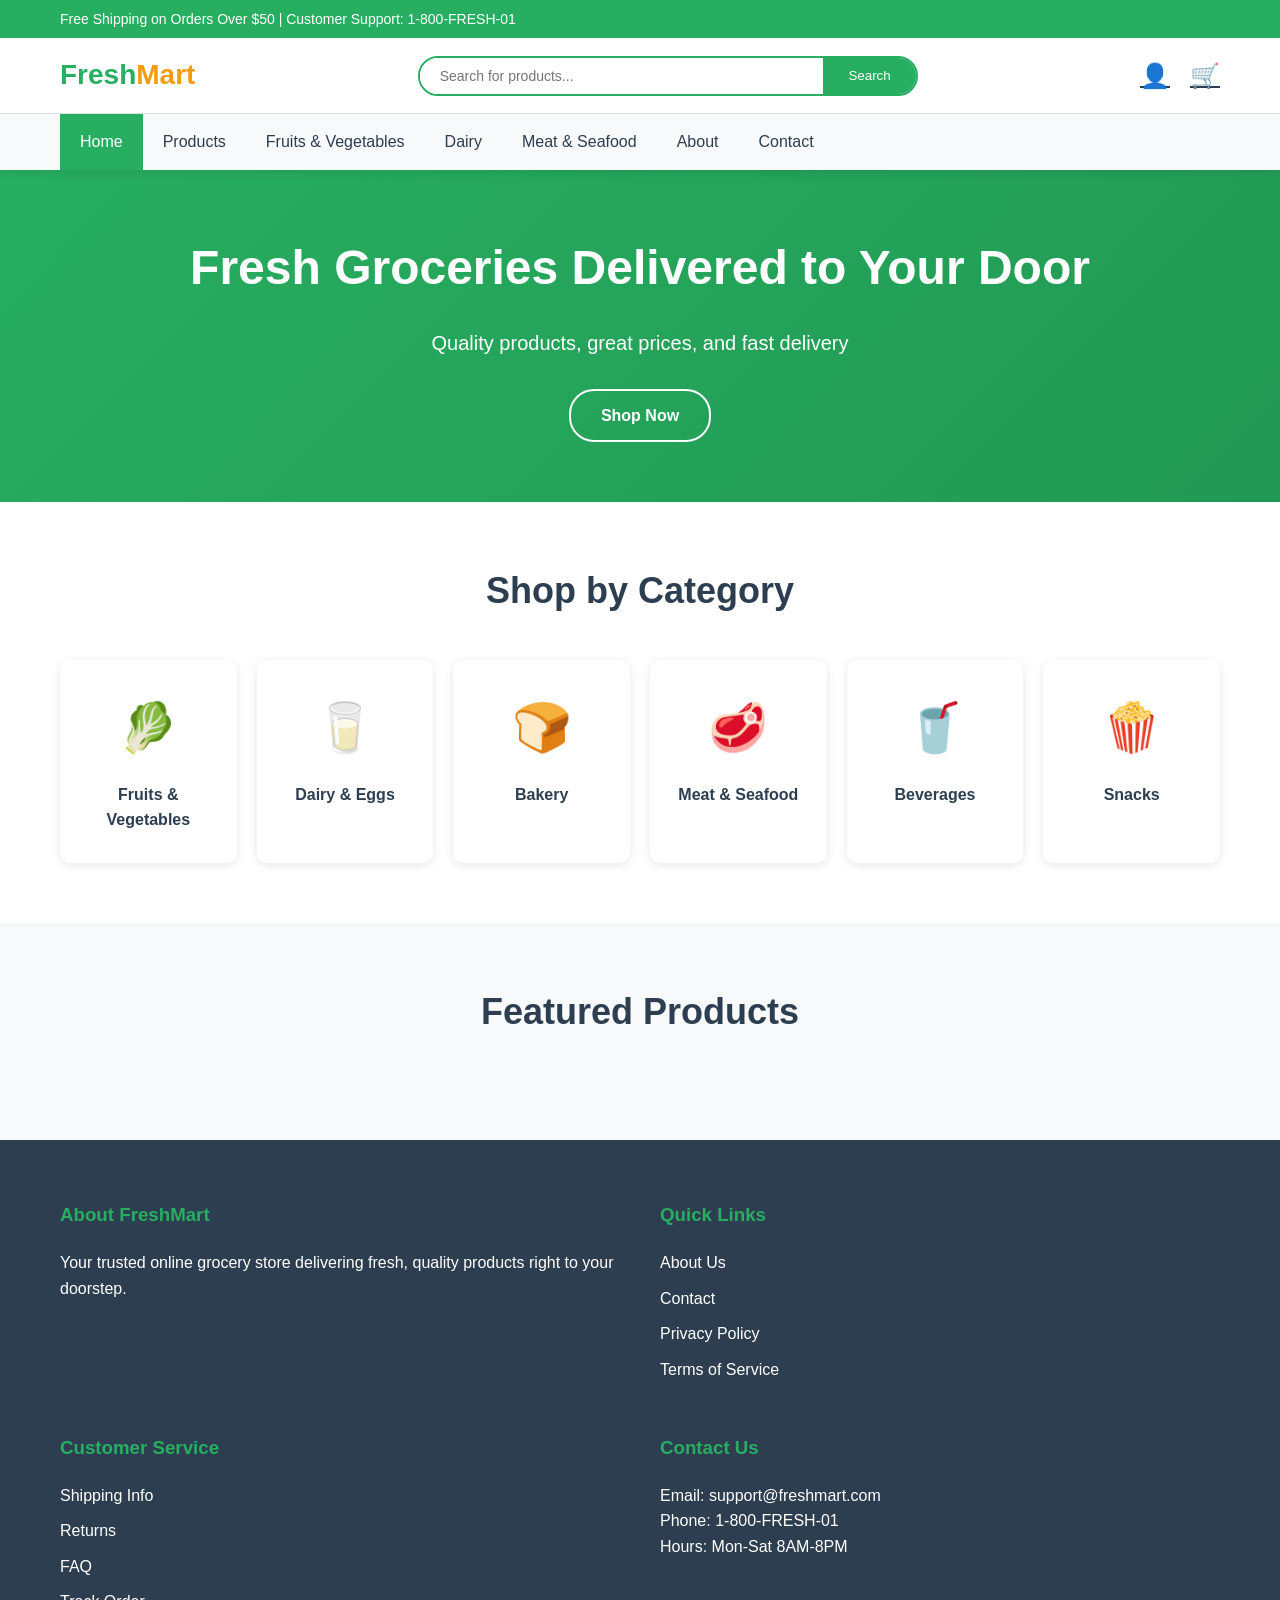
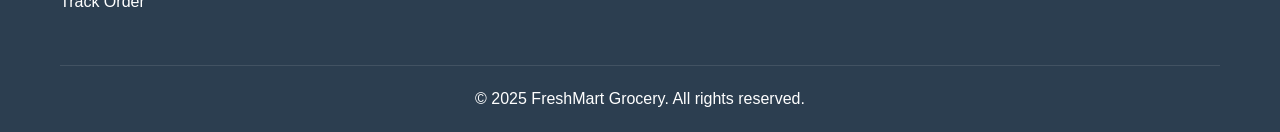
<file: index.html>
<!DOCTYPE html>
<html lang="en">
<head>
    <meta charset="UTF-8">
    <meta name="viewport" content="width=device-width, initial-scale=1.0">
    <title>FreshMart Grocery - Fresh Products Delivered</title>
    <link rel="stylesheet" href="assets/css/styles.css">
    <link rel="stylesheet" href="assets/css/responsive.css">
</head>
<body>
    <!-- Header -->
    <header class="header">
        <div class="header-top">
            <div class="container">
                <p>Free Shipping on Orders Over $50 | Customer Support: 1-800-FRESH-01</p>
            </div>
        </div>
        
        <div class="header-main">
            <div class="container">
                <div class="header-content">
                    <a href="index.html" class="logo">Fresh<span>Mart</span></a>
                    
                    <div class="search-bar">
                        <form id="searchForm" class="search-form">
                            <input type="text" id="searchInput" class="search-input" 
                                   placeholder="Search for products...">
                            <button type="submit" class="search-btn">Search</button>
                        </form>
                    </div>
                    
                    <div class="header-actions">
                        <a href="login.html" id="loginLink" class="header-icon">
                            👤
                        </a>
                        <div id="userMenu" style="display: none;">
                            <span id="userName"></span>
                            <a href="profile.html" class="header-icon">👤</a>
                            <button id="logoutBtn" class="btn-link">Logout</button>
                        </div>
                        <a href="cart.html" class="header-icon">
                            🛒
                            <span id="cartBadge" class="badge">0</span>
                        </a>
                    </div>
                </div>
            </div>
        </div>
        
        <nav class="navbar">
            <div class="container">
                <ul class="nav-list">
                    <li class="nav-item"><a href="index.html" class="active">Home</a></li>
                    <li class="nav-item"><a href="products.html">Products</a></li>
                    <li class="nav-item"><a href="category.html?slug=fruits-vegetables">Fruits & Vegetables</a></li>
                    <li class="nav-item"><a href="category.html?slug=dairy-eggs">Dairy</a></li>
                    <li class="nav-item"><a href="category.html?slug=meat-seafood">Meat & Seafood</a></li>
                    <li class="nav-item"><a href="about.html">About</a></li>
                    <li class="nav-item"><a href="contact.html">Contact</a></li>
                </ul>
            </div>
        </nav>
    </header>

    <!-- Hero Section -->
    <section class="hero">
        <div class="container">
            <h1>Fresh Groceries Delivered to Your Door</h1>
            <p>Quality products, great prices, and fast delivery</p>
            <a href="products.html" class="btn btn-outline">Shop Now</a>
        </div>
    </section>

    <!-- Categories Section -->
    <section class="categories">
        <div class="container">
            <h2 class="section-title">Shop by Category</h2>
            <div class="category-grid">
                <div class="category-card" onclick="location.href='category.html?slug=fruits-vegetables'">
                    <div class="category-icon">🥬</div>
                    <h3 class="category-name">Fruits & Vegetables</h3>
                </div>
                <div class="category-card" onclick="location.href='category.html?slug=dairy-eggs'">
                    <div class="category-icon">🥛</div>
                    <h3 class="category-name">Dairy & Eggs</h3>
                </div>
                <div class="category-card" onclick="location.href='category.html?slug=bakery'">
                    <div class="category-icon">🍞</div>
                    <h3 class="category-name">Bakery</h3>
                </div>
                <div class="category-card" onclick="location.href='category.html?slug=meat-seafood'">
                    <div class="category-icon">🥩</div>
                    <h3 class="category-name">Meat & Seafood</h3>
                </div>
                <div class="category-card" onclick="location.href='category.html?slug=beverages'">
                    <div class="category-icon">🥤</div>
                    <h3 class="category-name">Beverages</h3>
                </div>
                <div class="category-card" onclick="location.href='category.html?slug=snacks'">
                    <div class="category-icon">🍿</div>
                    <h3 class="category-name">Snacks</h3>
                </div>
            </div>
        </div>
    </section>

    <!-- Featured Products -->
    <section class="products">
        <div class="container">
            <h2 class="section-title">Featured Products</h2>
            <div id="featuredProducts" class="product-grid">
                <!-- Products will be loaded dynamically -->
            </div>
        </div>
    </section>

    <!-- Footer -->
    <footer class="footer">
        <div class="container">
            <div class="footer-content">
                <div class="footer-section">
                    <h3>About FreshMart</h3>
                    <p>Your trusted online grocery store delivering fresh, quality products right to your doorstep.</p>
                </div>
                <div class="footer-section">
                    <h3>Quick Links</h3>
                    <ul class="footer-links">
                        <li><a href="about.html">About Us</a></li>
                        <li><a href="contact.html">Contact</a></li>
                        <li><a href="#">Privacy Policy</a></li>
                        <li><a href="#">Terms of Service</a></li>
                    </ul>
                </div>
                <div class="footer-section">
                    <h3>Customer Service</h3>
                    <ul class="footer-links">
                        <li><a href="#">Shipping Info</a></li>
                        <li><a href="#">Returns</a></li>
                        <li><a href="#">FAQ</a></li>
                        <li><a href="#">Track Order</a></li>
                    </ul>
                </div>
                <div class="footer-section">
                    <h3>Contact Us</h3>
                    <p>Email: support@freshmart.com</p>
                    <p>Phone: 1-800-FRESH-01</p>
                    <p>Hours: Mon-Sat 8AM-8PM</p>
                </div>
            </div>
            <div class="footer-bottom">
                <p>&copy; 2025 FreshMart Grocery. All rights reserved.</p>
            </div>
        </div>
    </footer>

    <script src="assets/js/main.js"></script>
    <script>
        // Load featured products
        async function loadFeaturedProducts() {
            try {
                const response = await fetch(`${API_BASE}/products.php?action=featured&limit=8`);
                const data = await response.json();
                
                if (data.success) {
                    renderProducts(data.products, 'featuredProducts');
                }
            } catch (error) {
                console.error('Load featured products error:', error);
            }
        }
        
        function renderProducts(products, containerId) {
            const container = document.getElementById(containerId);
            container.innerHTML = products.map(product => `
                <div class="product-card">
                    ${product.is_featured ? '<span class="product-badge featured">Featured</span>' : ''}
                    ${product.original_price ? `<span class="product-badge">${Math.round((product.original_price - product.price) / product.original_price * 100)}% OFF</span>` : ''}
                    <img src="assets/images/products/${product.image}" alt="${product.name}" class="product-image">
                    <div class="product-info">
                        <h3 class="product-name">${product.name}</h3>
                        <div class="product-price">
                            <span class="current-price">${formatCurrency(product.price)}</span>
                            ${product.original_price ? `<span class="original-price">${formatCurrency(product.original_price)}</span>` : ''}
                        </div>
                        <div class="product-rating">
                            <span class="stars">${'⭐'.repeat(Math.round(product.avg_rating || 5))}</span>
                            <span class="rating-count">(${product.review_count || 0})</span>
                        </div>
                        <div class="product-actions">
                            <button class="btn-cart add-to-cart" data-product-id="${product.id}">Add to Cart</button>
                            <button class="btn-wishlist add-to-wishlist" data-product-id="${product.id}">❤️</button>
                        </div>
                    </div>
                </div>
            `).join('');
        }
        
        loadFeaturedProducts();
    </script>
</body>
</html>
</file>
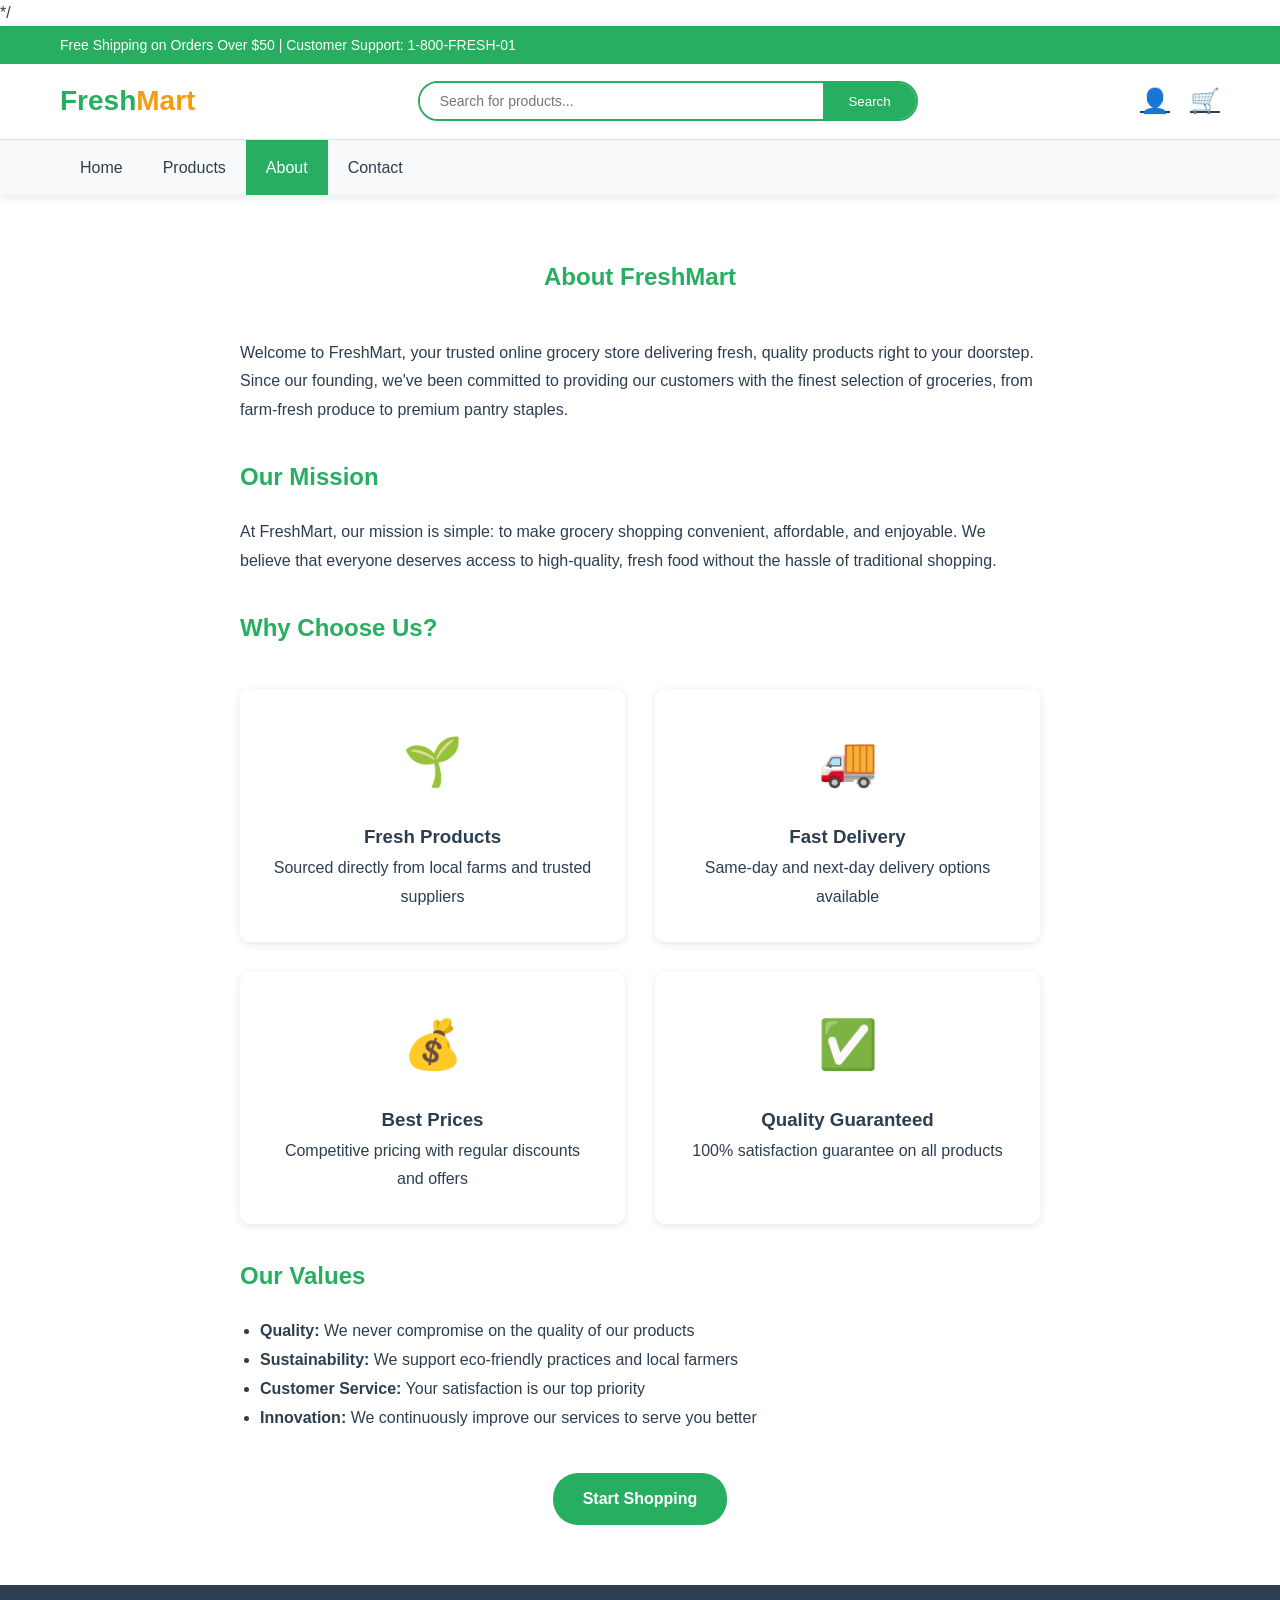
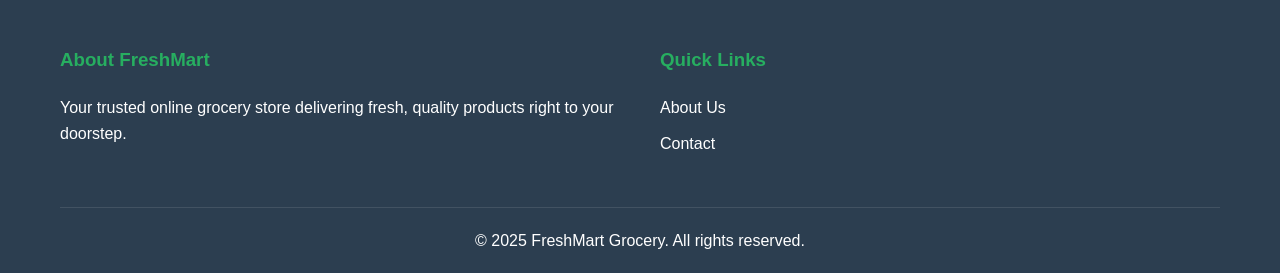
<file: about.html>
*/

<!DOCTYPE html>
<html lang="en">
<head>
    <meta charset="UTF-8">
    <meta name="viewport" content="width=device-width, initial-scale=1.0">
    <title>About Us - FreshMart Grocery</title>
    <link rel="stylesheet" href="assets/css/styles.css">
    <link rel="stylesheet" href="assets/css/responsive.css">
    <style>
        .about-section {
            padding: 60px 0;
        }
        .about-content {
            max-width: 800px;
            margin: 0 auto;
            line-height: 1.8;
        }
        .about-content h2 {
            color: var(--primary-color);
            margin: 30px 0 20px;
        }
        .features-grid {
            display: grid;
            grid-template-columns: repeat(auto-fit, minmax(250px, 1fr));
            gap: 30px;
            margin-top: 40px;
        }
        .feature-box {
            background: white;
            padding: 30px;
            border-radius: 10px;
            box-shadow: var(--shadow);
            text-align: center;
        }
        .feature-icon {
            font-size: 48px;
            margin-bottom: 15px;
        }
    </style>
</head>
<body>
    <!-- Header -->
    <header class="header">
        <div class="header-top">
            <div class="container">
                <p>Free Shipping on Orders Over $50 | Customer Support: 1-800-FRESH-01</p>
            </div>
        </div>
        
        <div class="header-main">
            <div class="container">
                <div class="header-content">
                    <a href="index.html" class="logo">Fresh<span>Mart</span></a>
                    
                    <div class="search-bar">
                        <form id="searchForm" class="search-form">
                            <input type="text" id="searchInput" class="search-input" 
                                   placeholder="Search for products...">
                            <button type="submit" class="search-btn">Search</button>
                        </form>
                    </div>
                    
                    <div class="header-actions">
                        <a href="login.html" id="loginLink" class="header-icon">👤</a>
                        <a href="cart.html" class="header-icon">
                            🛒
                            <span id="cartBadge" class="badge">0</span>
                        </a>
                    </div>
                </div>
            </div>
        </div>
        
        <nav class="navbar">
            <div class="container">
                <ul class="nav-list">
                    <li class="nav-item"><a href="index.html">Home</a></li>
                    <li class="nav-item"><a href="products.html">Products</a></li>
                    <li class="nav-item"><a href="about.html" class="active">About</a></li>
                    <li class="nav-item"><a href="contact.html">Contact</a></li>
                </ul>
            </div>
        </nav>
    </header>

    <!-- About Section -->
    <section class="about-section">
        <div class="container">
            <div class="about-content">
                <h1 style="text-align: center; color: var(--primary-color); margin-bottom: 40px;">About FreshMart</h1>
                
                <p>Welcome to FreshMart, your trusted online grocery store delivering fresh, quality products right to your doorstep. Since our founding, we've been committed to providing our customers with the finest selection of groceries, from farm-fresh produce to premium pantry staples.</p>
                
                <h2>Our Mission</h2>
                <p>At FreshMart, our mission is simple: to make grocery shopping convenient, affordable, and enjoyable. We believe that everyone deserves access to high-quality, fresh food without the hassle of traditional shopping.</p>
                
                <h2>Why Choose Us?</h2>
                <div class="features-grid">
                    <div class="feature-box">
                        <div class="feature-icon">🌱</div>
                        <h3>Fresh Products</h3>
                        <p>Sourced directly from local farms and trusted suppliers</p>
                    </div>
                    <div class="feature-box">
                        <div class="feature-icon">🚚</div>
                        <h3>Fast Delivery</h3>
                        <p>Same-day and next-day delivery options available</p>
                    </div>
                    <div class="feature-box">
                        <div class="feature-icon">💰</div>
                        <h3>Best Prices</h3>
                        <p>Competitive pricing with regular discounts and offers</p>
                    </div>
                    <div class="feature-box">
                        <div class="feature-icon">✅</div>
                        <h3>Quality Guaranteed</h3>
                        <p>100% satisfaction guarantee on all products</p>
                    </div>
                </div>
                
                <h2>Our Values</h2>
                <ul style="margin-left: 20px;">
                    <li><strong>Quality:</strong> We never compromise on the quality of our products</li>
                    <li><strong>Sustainability:</strong> We support eco-friendly practices and local farmers</li>
                    <li><strong>Customer Service:</strong> Your satisfaction is our top priority</li>
                    <li><strong>Innovation:</strong> We continuously improve our services to serve you better</li>
                </ul>
                
                <p style="margin-top: 40px; text-align: center;">
                    <a href="products.html" class="btn btn-primary">Start Shopping</a>
                </p>
            </div>
        </div>
    </section>

    <!-- Footer -->
    <footer class="footer">
        <div class="container">
            <div class="footer-content">
                <div class="footer-section">
                    <h3>About FreshMart</h3>
                    <p>Your trusted online grocery store delivering fresh, quality products right to your doorstep.</p>
                </div>
                <div class="footer-section">
                    <h3>Quick Links</h3>
                    <ul class="footer-links">
                        <li><a href="about.html">About Us</a></li>
                        <li><a href="contact.html">Contact</a></li>
                    </ul>
                </div>
            </div>
            <div class="footer-bottom">
                <p>&copy; 2025 FreshMart Grocery. All rights reserved.</p>
            </div>
        </div>
    </footer>

    <script src="assets/js/main.js"></script>
</body>
</html>
</file>
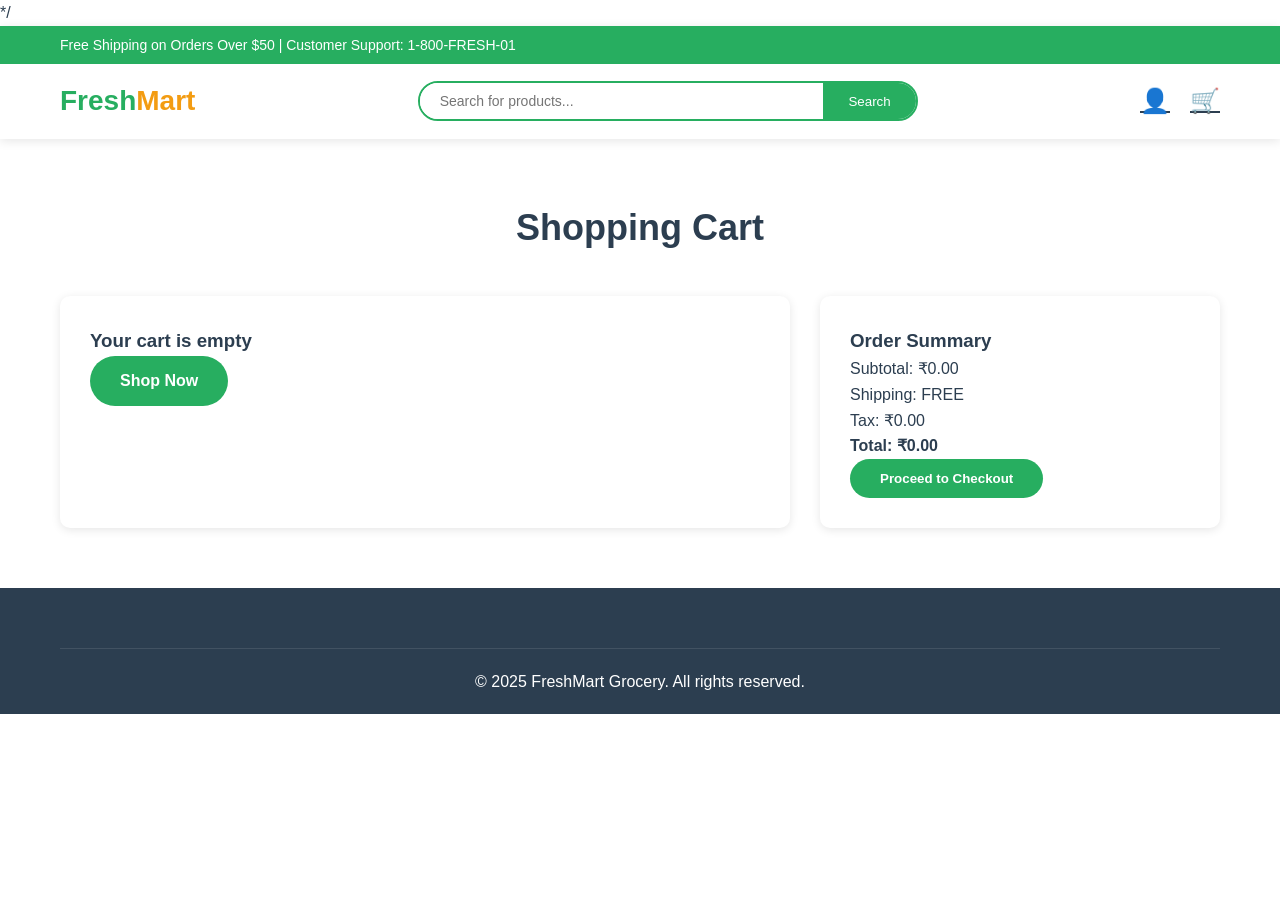
<file: cart.html>
*/

<!DOCTYPE html>
<html lang="en">
<head>
    <meta charset="UTF-8">
    <meta name="viewport" content="width=device-width, initial-scale=1.0">
    <title>Shopping Cart - FreshMart Grocery</title>
    <link rel="stylesheet" href="assets/css/styles.css">
    <link rel="stylesheet" href="assets/css/responsive.css">
</head>
<body>
    <!-- Header -->
    <header class="header">
        <div class="header-top">
            <div class="container">
                <p>Free Shipping on Orders Over $50 | Customer Support: 1-800-FRESH-01</p>
            </div>
        </div>
        
        <div class="header-main">
            <div class="container">
                <div class="header-content">
                    <a href="index.html" class="logo">Fresh<span>Mart</span></a>
                    
                    <div class="search-bar">
                        <form id="searchForm" class="search-form">
                            <input type="text" id="searchInput" class="search-input" 
                                   placeholder="Search for products...">
                            <button type="submit" class="search-btn">Search</button>
                        </form>
                    </div>
                    
                    <div class="header-actions">
                        <a href="login.html" id="loginLink" class="header-icon">👤</a>
                        <a href="cart.html" class="header-icon">
                            🛒
                            <span id="cartBadge" class="badge">0</span>
                        </a>
                    </div>
                </div>
            </div>
        </div>
    </header>

    <!-- Cart Section -->
    <section class="cart-section">
        <div class="container">
            <h2 class="section-title">Shopping Cart</h2>
            
            <div class="cart-container">
                <div id="cartItems" class="cart-items">
                    <!-- Cart items loaded dynamically -->
                </div>
                
                <div id="cartSummary" class="cart-summary">
                    <!-- Cart summary loaded dynamically -->
                </div>
            </div>
        </div>
    </section>

    <!-- Footer -->
    <footer class="footer">
        <div class="container">
            <div class="footer-bottom">
                <p>&copy; 2025 FreshMart Grocery. All rights reserved.</p>
            </div>
        </div>
    </footer>

    <script src="assets/js/main.js"></script>
    <script src="assets/js/cart.js"></script>
</body>
</html>
</file>
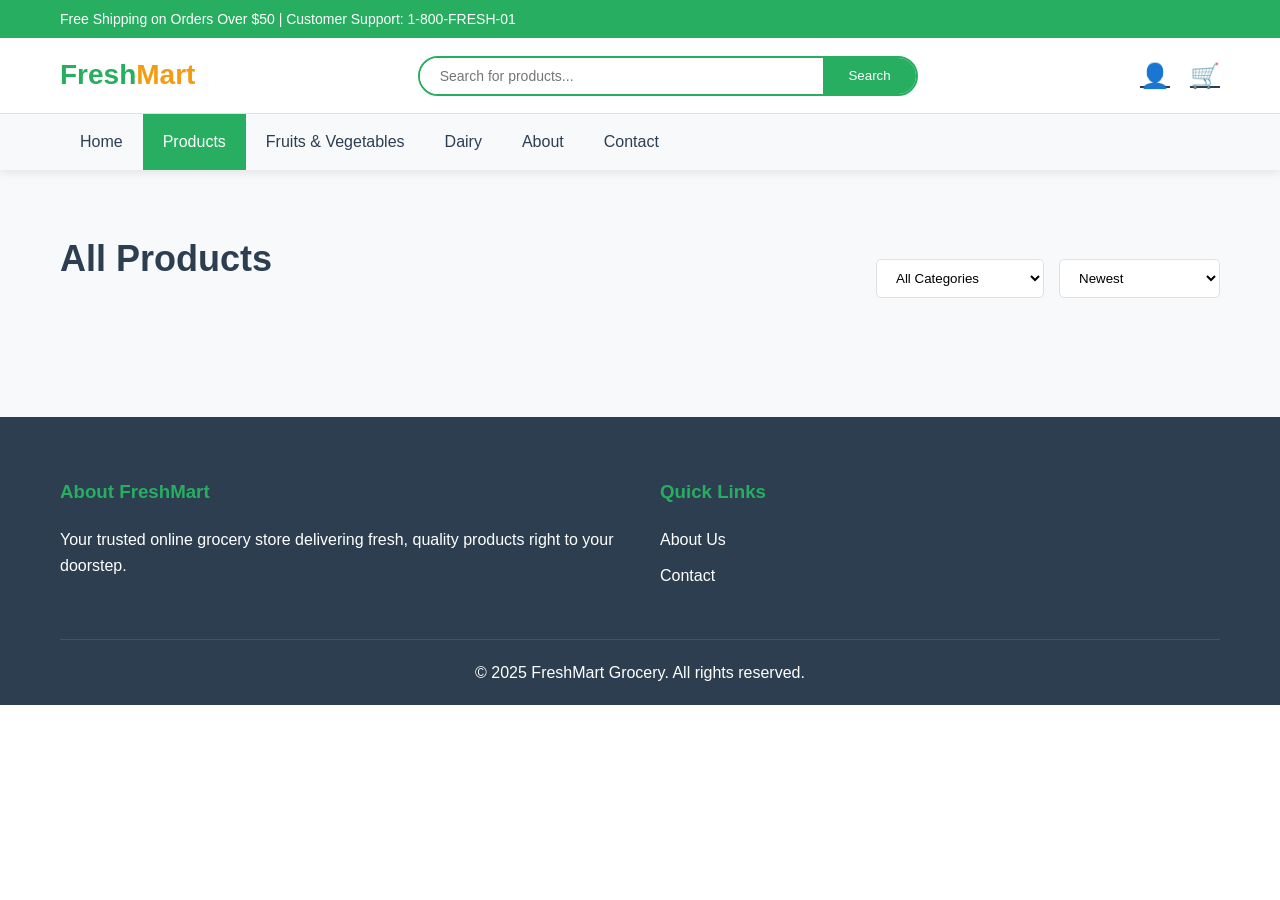
<file: category.html>
<!DOCTYPE html>
<html lang="en">
<head>
    <meta charset="UTF-8">
    <meta name="viewport" content="width=device-width, initial-scale=1.0">
    <title>Category - FreshMart Grocery</title>
    <link rel="stylesheet" href="assets/css/styles.css">
    <link rel="stylesheet" href="assets/css/responsive.css">
</head>
<body>
    <!-- Header -->
    <header class="header">
        <div class="header-top">
            <div class="container">
                <p>Free Shipping on Orders Over $50 | Customer Support: 1-800-FRESH-01</p>
            </div>
        </div>
        
        <div class="header-main">
            <div class="container">
                <div class="header-content">
                    <a href="index.html" class="logo">Fresh<span>Mart</span></a>
                    
                    <div class="search-bar">
                        <form id="searchForm" class="search-form">
                            <input type="text" id="searchInput" class="search-input" 
                                   placeholder="Search for products...">
                            <button type="submit" class="search-btn">Search</button>
                        </form>
                    </div>
                    
                    <div class="header-actions">
                        <a href="login.html" id="loginLink" class="header-icon">👤</a>
                        <a href="cart.html" class="header-icon">
                            🛒
                            <span id="cartBadge" class="badge">0</span>
                        </a>
                    </div>
                </div>
            </div>
        </div>
        
        <nav class="navbar">
            <div class="container">
                <ul class="nav-list">
                    <li class="nav-item"><a href="index.html">Home</a></li>
                    <li class="nav-item"><a href="products.html">Products</a></li>
                    <li class="nav-item"><a href="about.html">About</a></li>
                    <li class="nav-item"><a href="contact.html">Contact</a></li>
                </ul>
            </div>
        </nav>
    </header>

    <!-- Category Products -->
    <section class="products">
        <div class="container">
            <h2 id="categoryTitle" class="section-title">Category Products</h2>
            
            <div id="productsContainer" class="product-grid">
                <!-- Products loaded dynamically -->
            </div>
        </div>
    </section>

    <!-- Footer -->
    <footer class="footer">
        <div class="container">
            <div class="footer-bottom">
                <p>&copy; 2025 FreshMart Grocery. All rights reserved.</p>
            </div>
        </div>
    </footer>

    <script src="assets/js/main.js"></script>
    <script>
        const urlParams = new URLSearchParams(window.location.search);
        const categorySlug = urlParams.get('slug');
        
        // Category ID mapping (based on schema.sql)
        const categoryMap = {
            'fruits-vegetables': { id: 1, name: 'Fruits & Vegetables' },
            'dairy-eggs': { id: 2, name: 'Dairy & Eggs' },
            'bakery': { id: 3, name: 'Bakery' },
            'meat-seafood': { id: 4, name: 'Meat & Seafood' },
            'beverages': { id: 5, name: 'Beverages' },
            'snacks': { id: 6, name: 'Snacks' },
            'pantry-staples': { id: 7, name: 'Pantry Staples' },
            'frozen-foods': { id: 8, name: 'Frozen Foods' }
        };
        
        const category = categoryMap[categorySlug];
        
        if (category) {
            document.getElementById('categoryTitle').textContent = category.name;
            document.title = `${category.name} - FreshMart Grocery`;
            loadCategoryProducts(category.id);
        } else {
            window.location.href = 'products.html';
        }
        
        async function loadCategoryProducts(categoryId) {
            try {
                const response = await fetch(`${API_BASE}/products.php?action=list&category=${categoryId}`);
                const data = await response.json();
                
                if (data.success) {
                    renderProducts(data.products, 'productsContainer');
                }
            } catch (error) {
                console.error('Load category products error:', error);
            }
        }
        
        function renderProducts(products, containerId) {
            const container = document.getElementById(containerId);
            
            if (products.length === 0) {
                container.innerHTML = '<p style="text-align:center;padding:60px;">No products available in this category</p>';
                return;
            }
            
            container.innerHTML = products.map(product => `
                <div class="product-card">
                    <a href="product-detail.html?id=${product.id}">
                        <img src="assets/images/products/${product.image}" alt="${product.name}" class="product-image">
                    </a>
                    <div class="product-info">
                        <h3 class="product-name">
                            <a href="product-detail.html?id=${product.id}" style="text-decoration:none;color:inherit;">
                                ${product.name}
                            </a>
                        </h3>
                        <div class="product-price">
                            <span class="current-price">${formatCurrency(product.price)}</span>
                            ${product.original_price ? `<span class="original-price">${formatCurrency(product.original_price)}</span>` : ''}
                        </div>
                        <div class="product-rating">
                            <span class="stars">${'⭐'.repeat(Math.round(product.avg_rating || 5))}</span>
                            <span class="rating-count">(${product.review_count || 0})</span>
                        </div>
                        <div class="product-actions">
                            <button class="btn-cart add-to-cart" data-product-id="${product.id}">Add to Cart</button>
                            <button class="btn-wishlist add-to-wishlist" data-product-id="${product.id}">❤️</button>
                        </div>
                    </div>
                </div>
            `).join('');
        }
    </script>
</body>
</html>
</file>
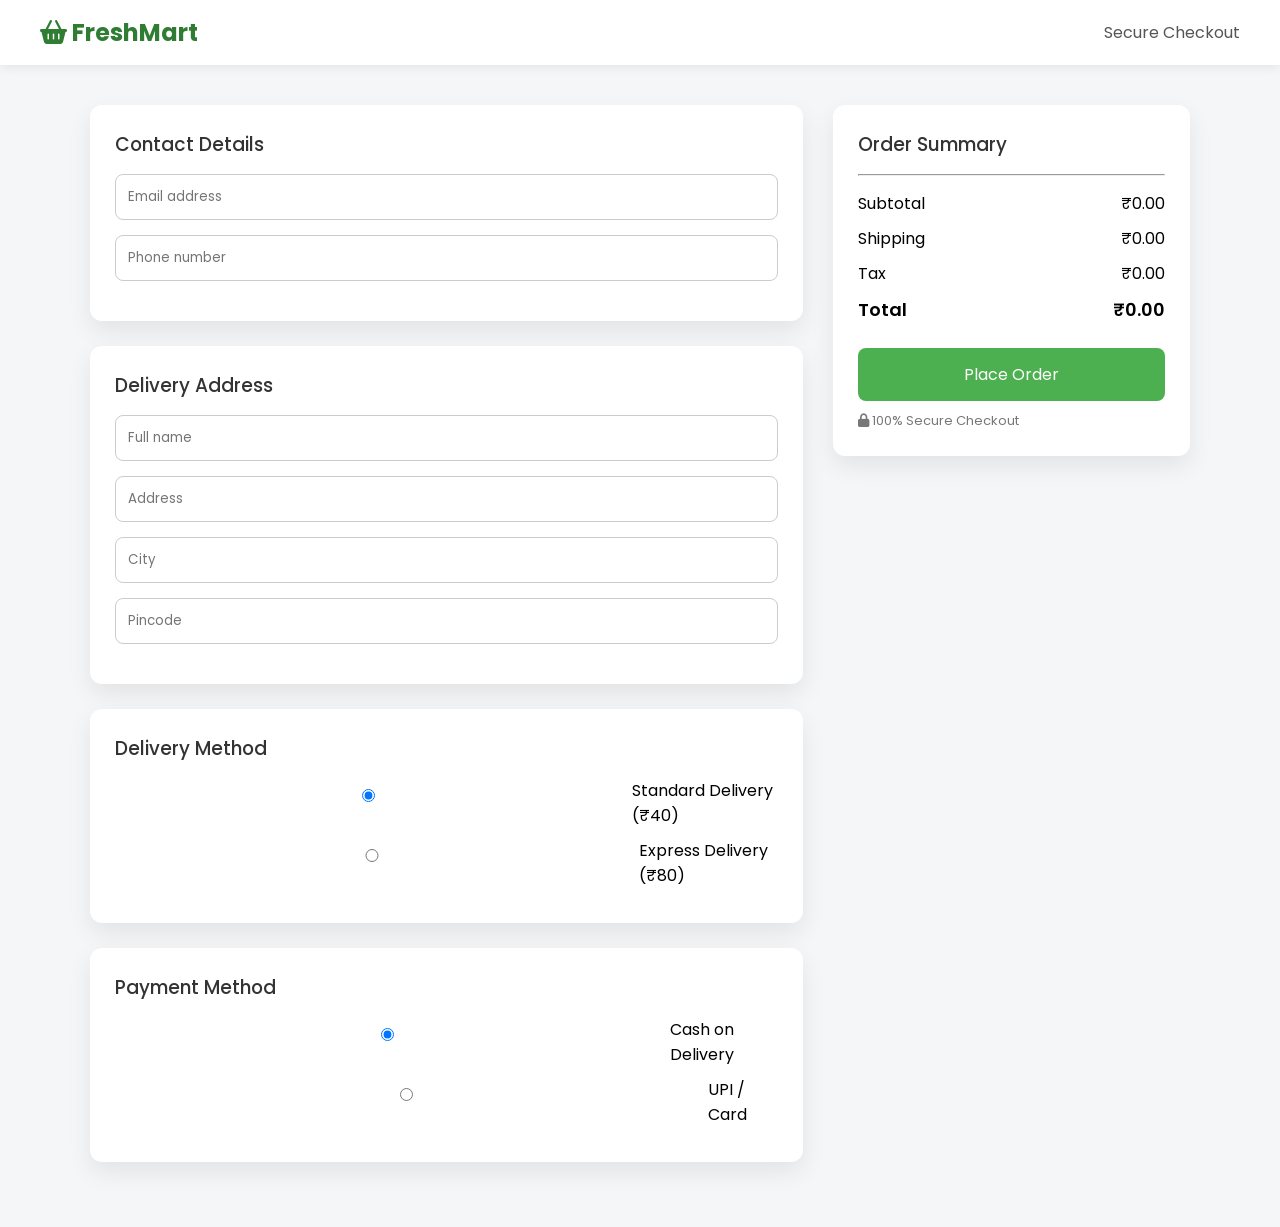
<file: checkout.html>
<!DOCTYPE html>
<html lang="en">
<head>
<meta charset="UTF-8">
<title>Checkout | FreshMart</title>
<meta name="viewport" content="width=device-width, initial-scale=1.0">

<link rel="stylesheet" href="https://cdnjs.cloudflare.com/ajax/libs/font-awesome/6.5.0/css/all.min.css">
<link href="https://fonts.googleapis.com/css2?family=Poppins:wght@300;400;500;600&display=swap" rel="stylesheet">

<style>
*{
  margin:0;
  padding:0;
  box-sizing:border-box;
  font-family:'Poppins', sans-serif;
}

body{
  background:#f4f6f8;
}

/* Header */
.header{
  background:#fff;
  padding:15px 40px;
  display:flex;
  justify-content:space-between;
  align-items:center;
  box-shadow:0 2px 10px rgba(0,0,0,0.08);
}

.header h2{
  color:#2e7d32;
}

.header span{
  color:#555;
}

/* Layout */
.checkout-wrapper{
  max-width:1100px;
  margin:40px auto;
  display:grid;
  grid-template-columns: 2fr 1fr;
  gap:30px;
}

/* Card */
.card{
  background:#fff;
  border-radius:12px;
  padding:25px;
  box-shadow:0 10px 25px rgba(0,0,0,0.08);
  margin-bottom:25px;
}

.card h3{
  margin-bottom:15px;
  font-weight:500;
  color:#333;
}

/* Inputs */
input{
  width:100%;
  padding:12px;
  border:1px solid #ccc;
  border-radius:8px;
  margin-bottom:15px;
}

.radio{
  display:flex;
  align-items:center;
  gap:10px;
  margin-bottom:10px;
}

/* Order summary */
.summary-item{
  display:flex;
  justify-content:space-between;
  margin-bottom:10px;
}

.total{
  font-size:18px;
  font-weight:600;
  margin-top:10px;
}

.place-btn{
  width:100%;
  padding:14px;
  background:#4CAF50;
  border:none;
  color:white;
  font-size:16px;
  border-radius:8px;
  cursor:pointer;
  margin-top:15px;
}

.place-btn:hover{
  background:#388e3c;
}

/* Small */
.small{
  font-size:13px;
  color:#777;
}
</style>
</head>
<body>

<!-- Header -->
<div class="header">
  <h2><i class="fas fa-shopping-basket"></i> FreshMart</h2>
  <span>Secure Checkout</span>
</div>

<!-- Checkout -->
<div class="checkout-wrapper">

  <!-- LEFT -->
  <div>
    <div class="card">
      <h3>Contact Details</h3>
      <input type="email" placeholder="Email address">
      <input type="text" placeholder="Phone number">
    </div>

    <div class="card">
      <h3>Delivery Address</h3>
      <input type="text" placeholder="Full name">
      <input type="text" placeholder="Address">
      <input type="text" placeholder="City">
      <input type="text" placeholder="Pincode">
    </div>

    <div class="card">
      <h3>Delivery Method</h3>
      <div class="radio">
        <input type="radio" checked> Standard Delivery (₹40)
      </div>
      <div class="radio">
        <input type="radio"> Express Delivery (₹80)
      </div>
    </div>

    <div class="card">
      <h3>Payment Method</h3>
      <div class="radio">
        <input type="radio" checked> Cash on Delivery
      </div>
      <div class="radio">
        <input type="radio"> UPI / Card
      </div>
    </div>
  </div>

  <!-- RIGHT -->
  <div>
    <div class="card">
      <h3>Order Summary</h3>

      <div id="orderItems"></div>

      <hr style="margin:15px 0">

      <div class="summary-item">
        <span>Subtotal</span>
        <span id="summarySubtotal">₹0.00</span>
      </div>
      <div class="summary-item">
        <span>Shipping</span>
        <span id="summaryShipping">₹0.00</span>
      </div>
      <div class="summary-item">
        <span>Tax</span>
        <span id="summaryTax">₹0.00</span>
      </div>

      <div class="summary-item total">
        <span>Total</span>
        <span id="summaryTotal">₹0.00</span>
      </div>

      <button class="place-btn">Place Order</button>

      <p class="small" style="margin-top:10px;">
        <i class="fas fa-lock"></i> 100% Secure Checkout
      </p>
    </div>
  </div>

</div>

<script src="assets/js/main.js"></script>
<script>
const contactEmailInput = document.querySelector('input[type="email"]');
const contactPhoneInput = document.querySelector('input[placeholder="Phone number"]');
const fullNameInput = document.querySelector('input[placeholder="Full name"]');
const addressInput = document.querySelector('input[placeholder="Address"]');
const cityInput = document.querySelector('input[placeholder="City"]');
const pincodeInput = document.querySelector('input[placeholder="Pincode"]');

async function loadCheckoutSummary() {
  try {
    const res = await fetch(`${API_BASE}/cart.php?action=get`, { credentials: "include" });
    const data = await res.json();
    const items = data.success ? data.items : [];

    const itemsContainer = document.getElementById("orderItems");
    if (!items.length) {
      itemsContainer.innerHTML = '<p class="small">Your cart is empty.</p>';
      return;
    }

    itemsContainer.innerHTML = items.map(item => `
      <div class="summary-item">
        <span>${item.name} (x${item.quantity})</span>
        <span>₹${(item.price * item.quantity).toFixed(2)}</span>
      </div>
    `).join("");

    let subtotal = items.reduce((sum, i) => sum + i.price * i.quantity, 0);
    const FREE_SHIPPING_THRESHOLD = 50;
    const SHIPPING_FEE = 40;
    const shipping = subtotal >= FREE_SHIPPING_THRESHOLD || subtotal === 0 ? 0 : SHIPPING_FEE;
    const tax = subtotal * 0.05;
    const total = subtotal + shipping + tax;

    document.getElementById("summarySubtotal").textContent = `₹${subtotal.toFixed(2)}`;
    document.getElementById("summaryShipping").textContent = shipping === 0 ? "FREE" : `₹${shipping.toFixed(2)}`;
    document.getElementById("summaryTax").textContent = `₹${tax.toFixed(2)}`;
    document.getElementById("summaryTotal").textContent = `₹${total.toFixed(2)}`;
  } catch (e) {
    console.error("Checkout summary load error:", e);
  }
}

document.querySelector(".place-btn").addEventListener("click", async () => {
  if (!currentUser) {
    alert("Please login to place an order.");
    window.location.href = "login.html";
    return;
  }

  const payload = {
    payment_method: "cod",
    shipping_name: fullNameInput.value || currentUser.name || "",
    shipping_phone: contactPhoneInput.value || "",
    shipping_address: addressInput.value || "",
    shipping_city: cityInput.value || "",
    shipping_state: "", // can be expanded later
    shipping_zip: pincodeInput.value || "",
    notes: ""
  };

  if (!payload.shipping_name || !payload.shipping_phone || !payload.shipping_address || !payload.shipping_city || !payload.shipping_zip) {
    alert("Please fill in all required shipping details.");
    return;
  }

  try {
    const res = await fetch(`${API_BASE}/orders.php?action=create`, {
      method: "POST",
      headers: { "Content-Type": "application/json" },
      credentials: "include",
      body: JSON.stringify(payload)
    });
    const data = await res.json();

    if (data.success) {
      alert("Order placed successfully! Order #" + data.order_number);
      updateCartBadge();
      window.location.href = "profile.html";
    } else {
      alert(data.message || "Unable to place order.");
    }
  } catch (e) {
    console.error("Place order error:", e);
    alert("Unable to place order. Please try again.");
  }
});

loadCheckoutSummary();
</script>

</body>
</html>
</file>
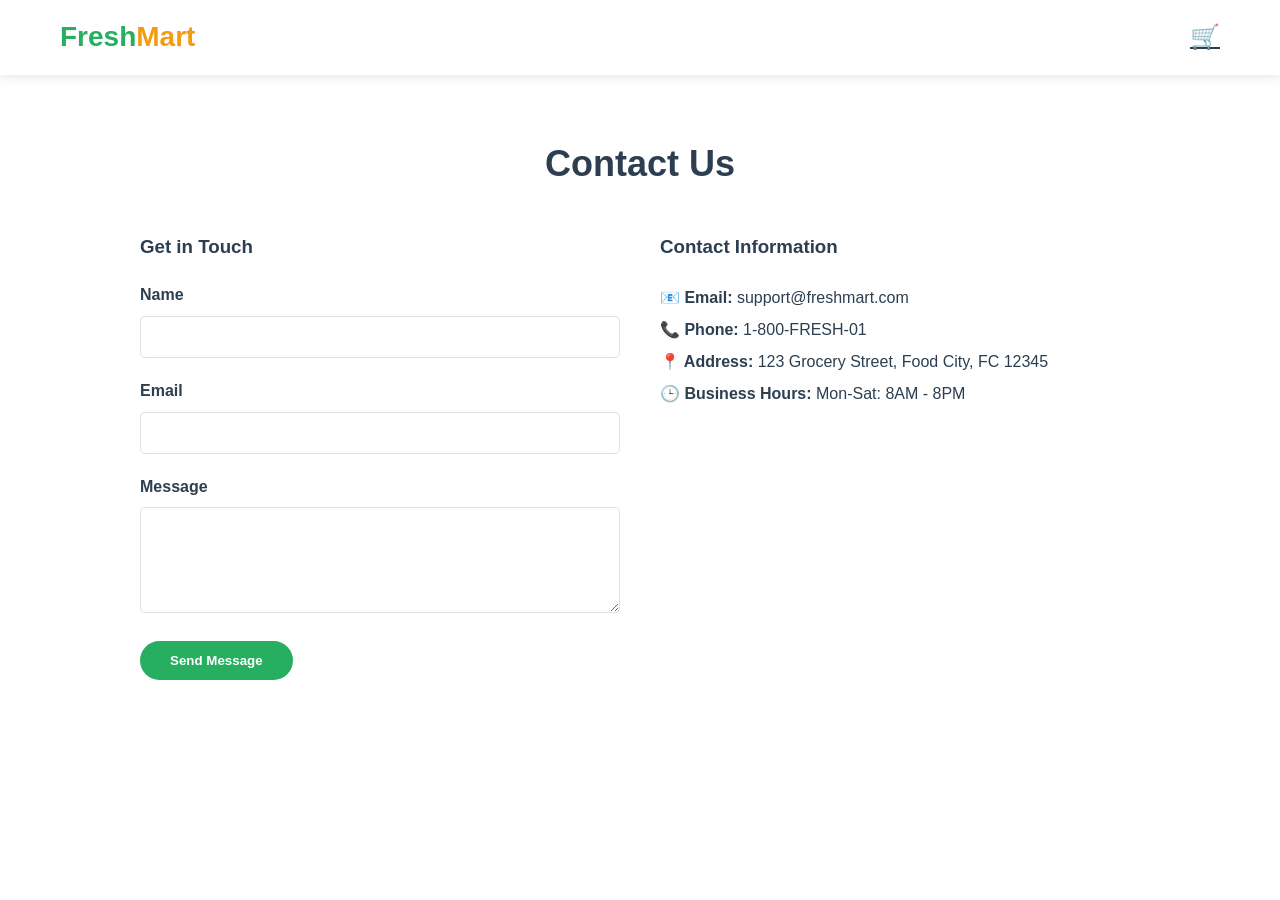
<file: contact.html>
<!DOCTYPE html>
<html lang="en">
<head>
    <meta charset="UTF-8">
    <meta name="viewport" content="width=device-width, initial-scale=1.0">
    <title>Contact Us - FreshMart Grocery</title>
    <link rel="stylesheet" href="assets/css/styles.css">
</head>
<body>
    <header class="header">
        <div class="header-main">
            <div class="container">
                <div class="header-content">
                    <a href="index.html" class="logo">Fresh<span>Mart</span></a>
                    <a href="cart.html" class="header-icon">🛒</a>
                </div>
            </div>
        </div>
    </header>

    <section style="padding: 60px 0;">
        <div class="container">
            <h1 class="section-title">Contact Us</h1>
            
            <div style="display: grid; grid-template-columns: 1fr 1fr; gap: 40px; max-width: 1000px; margin: 0 auto;">
                <div>
                    <h3>Get in Touch</h3>
                    <form id="contactForm" style="margin-top: 20px;">
                        <div class="form-group">
                            <label class="form-label">Name</label>
                            <input type="text" name="name" class="form-control" required>
                        </div>
                        <div class="form-group">
                            <label class="form-label">Email</label>
                            <input type="email" name="email" class="form-control" required>
                        </div>
                        <div class="form-group">
                            <label class="form-label">Message</label>
                            <textarea name="message" class="form-control" rows="5" required></textarea>
                        </div>
                        <button type="submit" class="btn btn-primary">Send Message</button>
                    </form>
                </div>
                
                <div>
                    <h3>Contact Information</h3>
                    <div style="margin-top: 20px; line-height: 2;">
                        <p><strong>📧 Email:</strong> support@freshmart.com</p>
                        <p><strong>📞 Phone:</strong> 1-800-FRESH-01</p>
                        <p><strong>📍 Address:</strong> 123 Grocery Street, Food City, FC 12345</p>
                        <p><strong>🕒 Business Hours:</strong> Mon-Sat: 8AM - 8PM</p>
                    </div>
                </div>
            </div>
        </div>
    </section>

    <script src="assets/js/main.js"></script>
    <script>
        document.getElementById('contactForm').addEventListener('submit', (e) => {
            e.preventDefault();
            showNotification('Thank you! We will contact you soon.', 'success');
            e.target.reset();
        });
    </script>
</body>
</html>
</file>
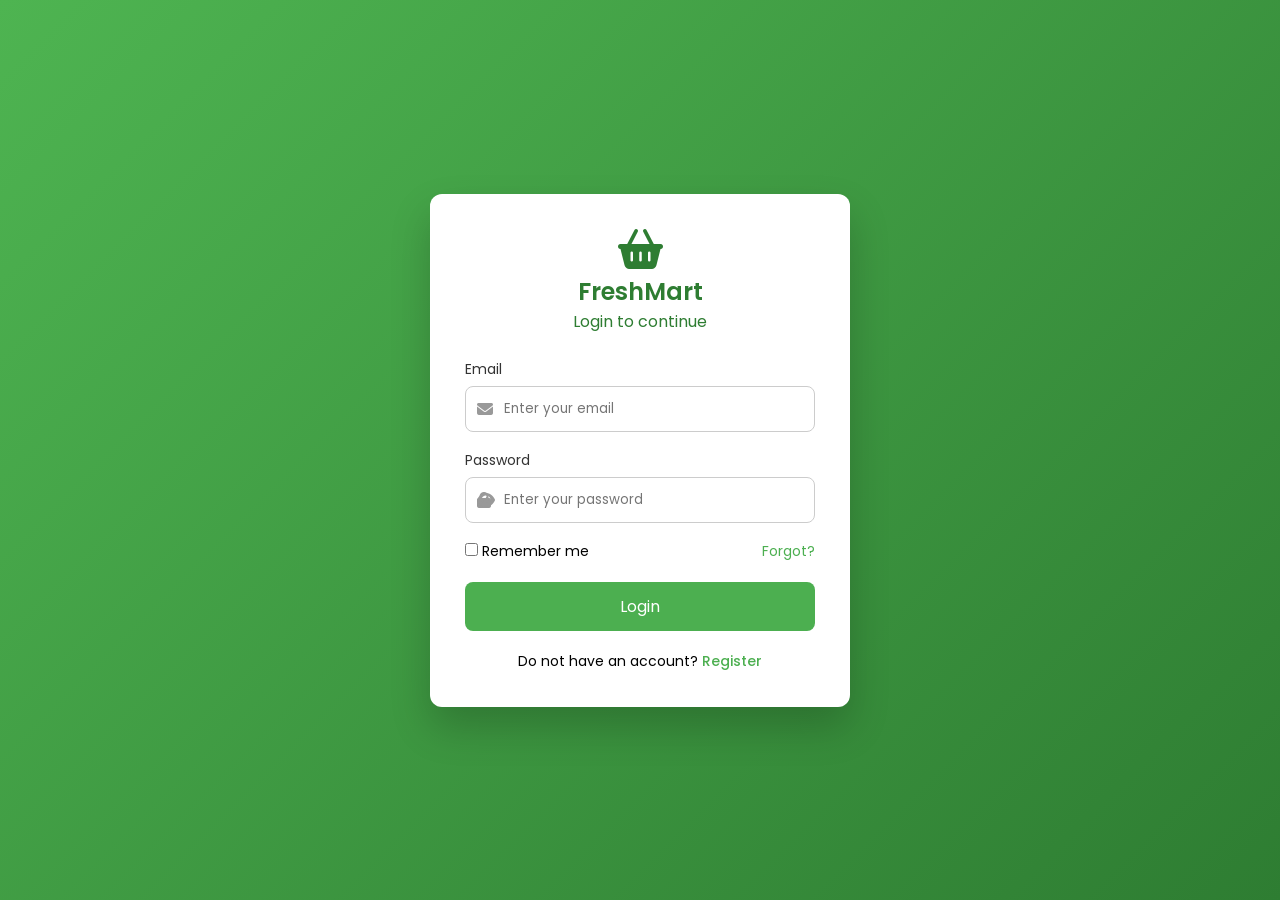
<file: login.html>
<!DOCTYPE html>
<html lang="en">
<head>
  <meta charset="UTF-8">
  <title>Login | FreshMart</title>
  <meta name="viewport" content="width=device-width, initial-scale=1.0">

  <!-- Font Awesome -->
  <link rel="stylesheet" href="https://cdnjs.cloudflare.com/ajax/libs/font-awesome/6.5.0/css/all.min.css">

  <!-- Google Font -->
  <link href="https://fonts.googleapis.com/css2?family=Poppins:wght@300;400;500;600&display=swap" rel="stylesheet">

  <style>
    *{
      margin:0;
      padding:0;
      box-sizing:border-box;
      font-family:'Poppins', sans-serif;
    }

    body{
      min-height:100vh;
      background: linear-gradient(135deg, #4eb451, #2e7d32);
      display:flex;
      justify-content:center;
      align-items:center;
    }

    .login-card{
      background:#fff;
      width:100%;
      max-width:420px;
      padding:35px;
      border-radius:12px;
      box-shadow:0 20px 40px rgba(0,0,0,0.2);
    }

    .logo{
      text-align:center;
      margin-bottom:25px;
      color:#2e7d32;
    }

    .logo i{
      font-size:40px;
      margin-bottom:5px;
    }

    .logo h2{
      font-weight:600;
    }

    .form-group{
      margin-bottom:18px;
    }

    .form-group label{
      display:block;
      margin-bottom:6px;
      font-size:14px;
      color:#333;
    }

    .input-box{
      position:relative;
    }

    .input-box i{
      position:absolute;
      top:50%;
      left:12px;
      transform:translateY(-50%);
      color:#999;
    }

    .input-box input{
      width:100%;
      padding:12px 12px 12px 38px;
      border:1px solid #ccc;
      border-radius:8px;
      outline:none;
      transition:0.3s;
    }

    .input-box input:focus{
      border-color:#4CAF50;
    }

    .toggle-password{
      position:absolute;
      top:50%;
      right:12px;
      transform:translateY(-50%);
      cursor:pointer;
      color:#999;
    }

    .options{
      display:flex;
      justify-content:space-between;
      font-size:14px;
      margin-bottom:20px;
    }

    .options a{
      text-decoration:none;
      color:#4CAF50;
    }

    .login-btn{
      width:100%;
      padding:12px;
      background:#4CAF50;
      border:none;
      color:white;
      font-size:16px;
      border-radius:8px;
      cursor:pointer;
      transition:0.3s;
    }

    .login-btn:hover{
      background:#388e3c;
    }

    .footer-text{
      text-align:center;
      margin-top:20px;
      font-size:14px;
    }

    .footer-text a{
      color:#4CAF50;
      text-decoration:none;
      font-weight:500;
    }

    .error{
      color:red;
      font-size:13px;
      margin-top:4px;
    }
  </style>
</head>
<body>

<div class="login-card">
  <div class="logo">
    <i class="fas fa-shopping-basket"></i>
    <h2>FreshMart</h2>
    <p>Login to continue</p>
  </div>

  <form id="loginForm">
    <div class="form-group">
      <label>Email</label>
      <div class="input-box">
        <i class="fas fa-envelope"></i>
        <input type="email" id="email" placeholder="Enter your email">
      </div>
      <div class="error" id="emailError"></div>
    </div>

    <div class="form-group">
      <label>Password</label>
      <div class="input-box">
        <i class="fas fa-lock"></i>
        <input type="password" id="password" placeholder="Enter your password">
        <i class="fas fa-eye toggle-password" onclick="togglePassword()"></i>
      </div>
      <div class="error" id="passwordError"></div>
    </div>

    <div class="options">
      <label><input type="checkbox"> Remember me</label>
      <a href="#">Forgot?</a>
    </div>

    <button class="login-btn">Login</button>
  </form>

  <div class="footer-text">
    Do not have an account? <a href="register.html">Register</a>
  </div>
    </div>
    <script src="assets/js/main.js"></script>
    <script>
    const emailInput = document.getElementById("email");
    const passwordInput = document.getElementById("password");
    const emailError = document.getElementById("emailError");
    const passwordError = document.getElementById("passwordError");

    document.getElementById("loginForm").addEventListener("submit", async function(e) {
        e.preventDefault();

        emailError.textContent = "";
        passwordError.textContent = "";

        const email = emailInput.value.trim();
        const password = passwordInput.value;

        if (!email) {
            emailError.textContent = "Email is required";
            return;
        }
        if (!password) {
            passwordError.textContent = "Password is required";
            return;
        }

        try {
            const res = await fetch("backend/api/auth.php?action=login", {
                method: "POST",
                headers: {"Content-Type": "application/json"},
                body: JSON.stringify({ email, password })
            });

            const data = await res.json();

            if (data.success && data.user) {
                sessionStorage.setItem("user", JSON.stringify(data.user));
                window.location.href = "index.html";
            } else {
                passwordError.textContent = data.message || "Login failed";
            }
        } catch (err) {
            passwordError.textContent = "Unable to login. Please try again.";
            console.error("Login error:", err);
        }
    });

    function togglePassword() {
        if (passwordInput.type === "password") {
            passwordInput.type = "text";
        } else {
            passwordInput.type = "password";
        }
    }
    </script>
</body>
</html>
</file>
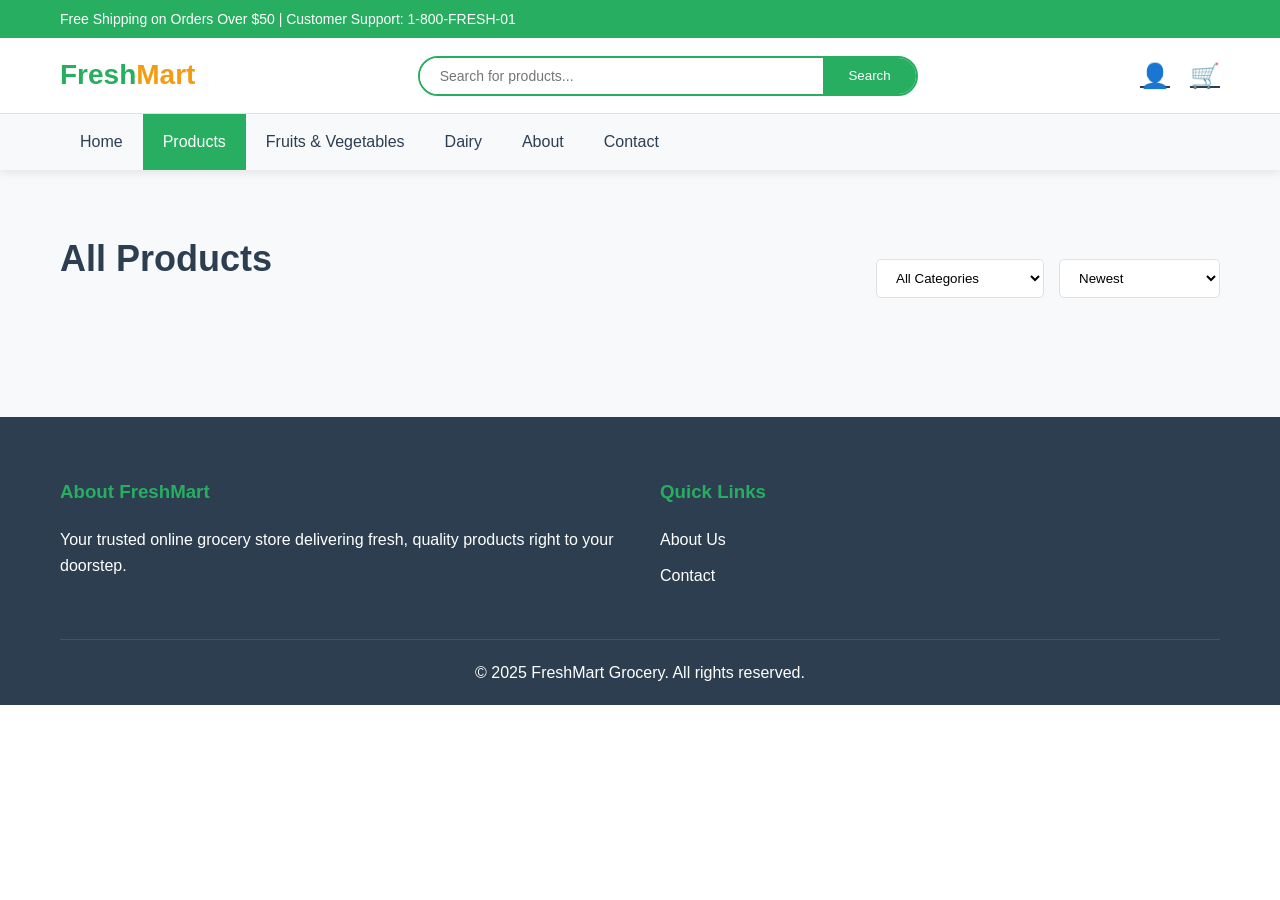
<file: product-detail.html>
<!DOCTYPE html>
<html lang="en">
<head>
    <meta charset="UTF-8">
    <meta name="viewport" content="width=device-width, initial-scale=1.0">
    <title>Product Details - FreshMart Grocery</title>
    <link rel="stylesheet" href="assets/css/styles.css">
    <link rel="stylesheet" href="assets/css/responsive.css">
    <style>
        .product-detail {
            padding: 60px 0;
        }
        .product-detail-container {
            display: grid;
            grid-template-columns: 1fr 1fr;
            gap: 40px;
            margin-bottom: 60px;
        }
        .product-image-large {
            width: 100%;
            border-radius: 10px;
        }
        .product-detail-info h1 {
            font-size: 32px;
            margin-bottom: 20px;
        }
        .product-meta {
            display: flex;
            gap: 20px;
            margin-bottom: 20px;
            padding-bottom: 20px;
            border-bottom: 1px solid var(--border-color);
        }
        .quantity-control {
            display: flex;
            align-items: center;
            gap: 15px;
            margin: 20px 0;
        }
        .reviews-section {
            margin-top: 60px;
        }
        @media (max-width: 768px) {
            .product-detail-container {
                grid-template-columns: 1fr;
            }
        }
    </style>
</head>
<body>
    <!-- Header -->
    <header class="header">
        <div class="header-top">
            <div class="container">
                <p>Free Shipping on Orders Over $50 | Customer Support: 1-800-FRESH-01</p>
            </div>
        </div>
        
        <div class="header-main">
            <div class="container">
                <div class="header-content">
                    <a href="index.html" class="logo">Fresh<span>Mart</span></a>
                    
                    <div class="search-bar">
                        <form id="searchForm" class="search-form">
                            <input type="text" id="searchInput" class="search-input" 
                                   placeholder="Search for products...">
                            <button type="submit" class="search-btn">Search</button>
                        </form>
                    </div>
                    
                    <div class="header-actions">
                        <a href="login.html" id="loginLink" class="header-icon">👤</a>
                        <a href="cart.html" class="header-icon">
                            🛒
                            <span id="cartBadge" class="badge">0</span>
                        </a>
                    </div>
                </div>
            </div>
        </div>
    </header>

    <!-- Product Detail -->
    <section class="product-detail">
        <div class="container">
            <div id="productDetail" class="product-detail-container">
                <!-- Product details loaded dynamically -->
            </div>
        </div>
    </section>

    <!-- Footer -->
    <footer class="footer">
        <div class="container">
            <div class="footer-bottom">
                <p>&copy; 2025 FreshMart Grocery. All rights reserved.</p>
            </div>
        </div>
    </footer>

    <script src="assets/js/main.js"></script>
    <script>
        async function loadProductDetail() {
            const urlParams = new URLSearchParams(window.location.search);
            const productId = urlParams.get('id');
            
            if (!productId) {
                window.location.href = 'products.html';
                return;
            }
            
            try {
                const response = await fetch(`${API_BASE}/products.php?action=detail&id=${productId}`);
                const data = await response.json();
                
                if (data.success) {
                    renderProductDetail(data.product);
                } else {
                    showNotification('Product not found', 'error');
                    setTimeout(() => window.location.href = 'products.html', 2000);
                }
            } catch (error) {
                console.error('Load product error:', error);
            }
        }
        
        function renderProductDetail(product) {
            document.title = `${product.name} - FreshMart Grocery`;
            
            const container = document.getElementById('productDetail');
            container.innerHTML = `
                <div>
                    <img src="assets/images/products/${product.image}" alt="${product.name}" class="product-image-large">
                </div>
                <div class="product-detail-info">
                    <h1>${product.name}</h1>
                    <div class="product-meta">
                        <div class="product-rating">
                            <span class="stars">${'⭐'.repeat(Math.round(product.avg_rating || 5))}</span>
                            <span class="rating-count">(${product.review_count || 0} reviews)</span>
                        </div>
                        <span>Brand: ${product.brand || 'N/A'}</span>
                        <span>Stock: ${product.stock > 0 ? product.stock + ' available' : 'Out of stock'}</span>
                    </div>
                    
                    <div class="product-price" style="margin-bottom: 20px;">
                        <span class="current-price" style="font-size: 36px;">${formatCurrency(product.price)}</span>
                        ${product.original_price ? `<span class="original-price" style="font-size: 24px;">${formatCurrency(product.original_price)}</span>` : ''}
                    </div>
                    
                    <p style="margin-bottom: 20px; line-height: 1.8;">${product.description || 'Fresh and high quality product.'}</p>
                    
                    <div class="quantity-control">
                        <label style="font-weight: 600;">Quantity:</label>
                        <button class="qty-btn" onclick="changeQty(-1)">-</button>
                        <input type="number" id="quantity" class="qty-input" value="1" min="1" max="${product.stock}">
                        <button class="qty-btn" onclick="changeQty(1)">+</button>
                    </div>
                    
                    <div style="display: flex; gap: 15px; margin-top: 30px;">
                        <button class="btn btn-primary" onclick="addToCart(${product.id})" style="flex: 1; padding: 15px;">
                            Add to Cart
                        </button>
                        <button class="btn-wishlist add-to-wishlist" data-product-id="${product.id}" 
                                style="padding: 15px 20px; font-size: 20px;">
                            ❤️
                        </button>
                    </div>
                </div>
            `;
        }
        
        function changeQty(delta) {
            const input = document.getElementById('quantity');
            const newValue = parseInt(input.value) + delta;
            if (newValue >= 1 && newValue <= parseInt(input.max)) {
                input.value = newValue;
            }
        }
        
        async function addToCart(productId) {
            const quantity = parseInt(document.getElementById('quantity').value) || 1;

            try {
                const response = await fetch(`${API_BASE}/cart.php?action=add`, {
                    method: 'POST',
                    headers: { 'Content-Type': 'application/json' },
                    credentials: 'include',
                    body: JSON.stringify({ product_id: productId, quantity })
                });

                const data = await response.json();

                if (data.success) {
                    if (typeof updateCartBadge === 'function') {
                        updateCartBadge();
                    }
                    showNotification('Added to cart!', 'success');
                } else {
                    showNotification(data.message || 'Unable to add to cart', 'error');
                }
            } catch (error) {
                console.error('Add to cart error:', error);
                showNotification('Unable to add to cart', 'error');
            }
        }
        
        loadProductDetail();
    </script>
</body>
</html>

/*
</file>
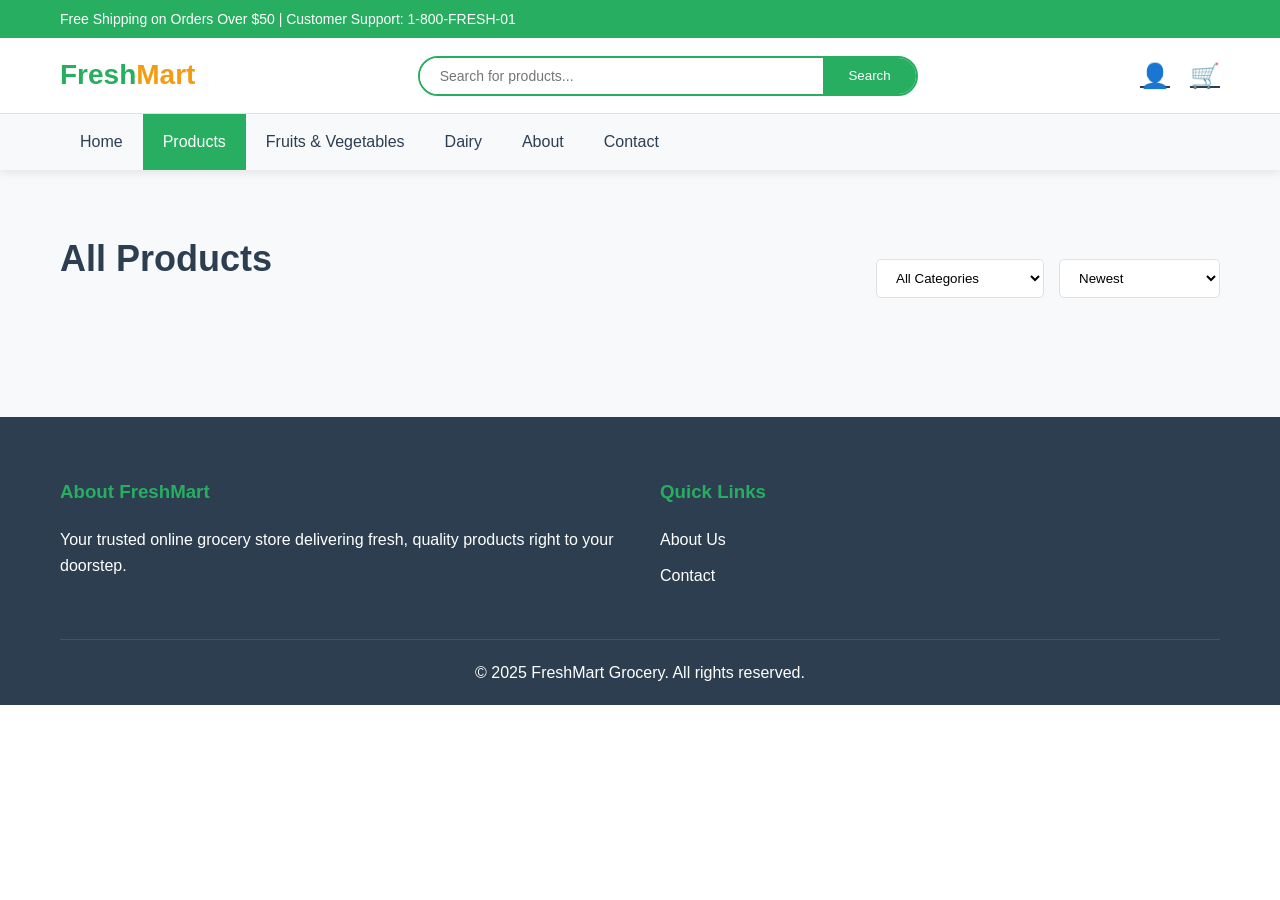
<file: products.html>
<!DOCTYPE html>
<html lang="en">
<head>
    <meta charset="UTF-8">
    <meta name="viewport" content="width=device-width, initial-scale=1.0">
    <title>Products - FreshMart Grocery</title>
    <link rel="stylesheet" href="assets/css/styles.css">
    <link rel="stylesheet" href="assets/css/responsive.css">
</head>
<body>
    <!-- Header (Same as index.html) -->
    <header class="header">
        <div class="header-top">
            <div class="container">


                <p>Free Shipping on Orders Over $50 | Customer Support: 1-800-FRESH-01</p>
            </div>
        </div>
        
        <div class="header-main">
            <div class="container">
                <div class="header-content">
                    <a href="index.html" class="logo">Fresh<span>Mart</span></a>
                    
                    <div class="search-bar">
                        <form id="searchForm" class="search-form">
                            <input type="text" id="searchInput" class="search-input" 
                                   placeholder="Search for products...">
                            <button type="submit" class="search-btn">Search</button>
                        </form>
                    </div>
                    
                    <div class="header-actions">
                        <a href="login.html" id="loginLink" class="header-icon">👤</a>
                        <div id="userMenu" style="display: none;">
                            <span id="userName"></span>
                            <a href="profile.html" class="header-icon">👤</a>
                            <button id="logoutBtn" class="btn-link">Logout</button>
                        </div>
                        <a href="cart.html" class="header-icon">
                            🛒
                            <span id="cartBadge" class="badge">0</span>
                        </a>
                    </div>
                </div>
            </div>
        </div>
        
        <nav class="navbar">
            <div class="container">
                <ul class="nav-list">
                    <li class="nav-item"><a href="index.html">Home</a></li>
                    <li class="nav-item"><a href="products.html" class="active">Products</a></li>
                    <li class="nav-item"><a href="category.html?slug=fruits-vegetables">Fruits & Vegetables</a></li>
                    <li class="nav-item"><a href="category.html?slug=dairy-eggs">Dairy</a></li>
                    <li class="nav-item"><a href="about.html">About</a></li>
                    <li class="nav-item"><a href="contact.html">Contact</a></li>
                </ul>
            </div>
        </nav>
    </header>

    <!-- Products Section -->
    <section class="products">
        <div class="container">
            <div class="products-header">
                <h2 class="section-title">All Products</h2>
                <div class="filter-sort">
                    <select id="categoryFilter" onchange="filterProducts()">
                        <option value="">All Categories</option>
                        <option value="1">Fruits & Vegetables</option>
                        <option value="2">Dairy & Eggs</option>
                        <option value="3">Bakery</option>
                        <option value="4">Meat & Seafood</option>
                        <option value="5">Beverages</option>
                        <option value="6">Snacks</option>
                    </select>
                    
                    <select id="sortFilter" onchange="filterProducts()">
                        <option value="newest">Newest</option>
                        <option value="price_low">Price: Low to High</option>
                        <option value="price_high">Price: High to Low</option>
                        <option value="popular">Most Popular</option>
                        <option value="rating">Highest Rated</option>
                    </select>
                </div>
            </div>
            
            <div id="productsContainer" class="product-grid">
                <!-- Products loaded dynamically -->
            </div>
            
            <div id="pagination" class="pagination"></div>
        </div>
    </section>

    <!-- Footer -->
    <footer class="footer">
        <div class="container">
            <div class="footer-content">
                <div class="footer-section">
                    <h3>About FreshMart</h3>
                    <p>Your trusted online grocery store delivering fresh, quality products right to your doorstep.</p>
                </div>
                <div class="footer-section">
                    <h3>Quick Links</h3>
                    <ul class="footer-links">
                        <li><a href="about.html">About Us</a></li>
                        <li><a href="contact.html">Contact</a></li>
                    </ul>
                </div>
            </div>
            <div class="footer-bottom">
                <p>&copy; 2025 FreshMart Grocery. All rights reserved.</p>
            </div>
        </div>
</footer>
<!-- MAIN JS (defines API_BASE) -->
<script src="assets/js/main.js"></script>

<!-- PRODUCTS PAGE SCRIPT -->
<script>
let currentPage = 1;

document.addEventListener("DOMContentLoaded", loadProducts);

async function loadProducts() {
    let url = `${API_BASE}/products.php?action=list`;

    try {
        const res = await fetch(url);
        const data = await res.json();

        console.log("API RESPONSE:", data);

        if (data.success) {
            renderProducts(data.products);
        } else {
            document.getElementById("productsContainer").innerHTML =
                "<p>No products found</p>";
        }
    } catch (e) {
        console.error("Fetch error:", e);
    }
}

function renderProducts(products) {
    const container = document.getElementById("productsContainer");

    container.innerHTML = products.map(p => `
        <div class="product-card">
            <img 
              src="assets/images/products/${p.image}"
              onerror="this.src='assets/images/products/default.png'"
              class="product-image"
            />
            <div class="product-info">
                <h3 class="product-name">${p.name}</h3>
                <div class="product-price">
                    <span class="current-price">${formatCurrency(p.price)}</span>
                    ${p.original_price ? `<span class="original-price">${formatCurrency(p.original_price)}</span>` : ''}
                </div>
                <div class="product-actions">
                    <button
                        class="btn-cart add-to-cart"
                        data-product-id="${p.id}"
                        data-product-name="${p.name}"
                        data-product-price="${p.price}"
                        data-product-image="${p.image}"
                    >
                        Add to Cart
                    </button>
                    <button
                        class="btn-wishlist add-to-wishlist"
                        data-product-id="${p.id}"
                    >
                        ❤️
                    </button>
                </div>
            </div>
        </div>
    `).join("");
}
</script>

</body>
</html>
</file>
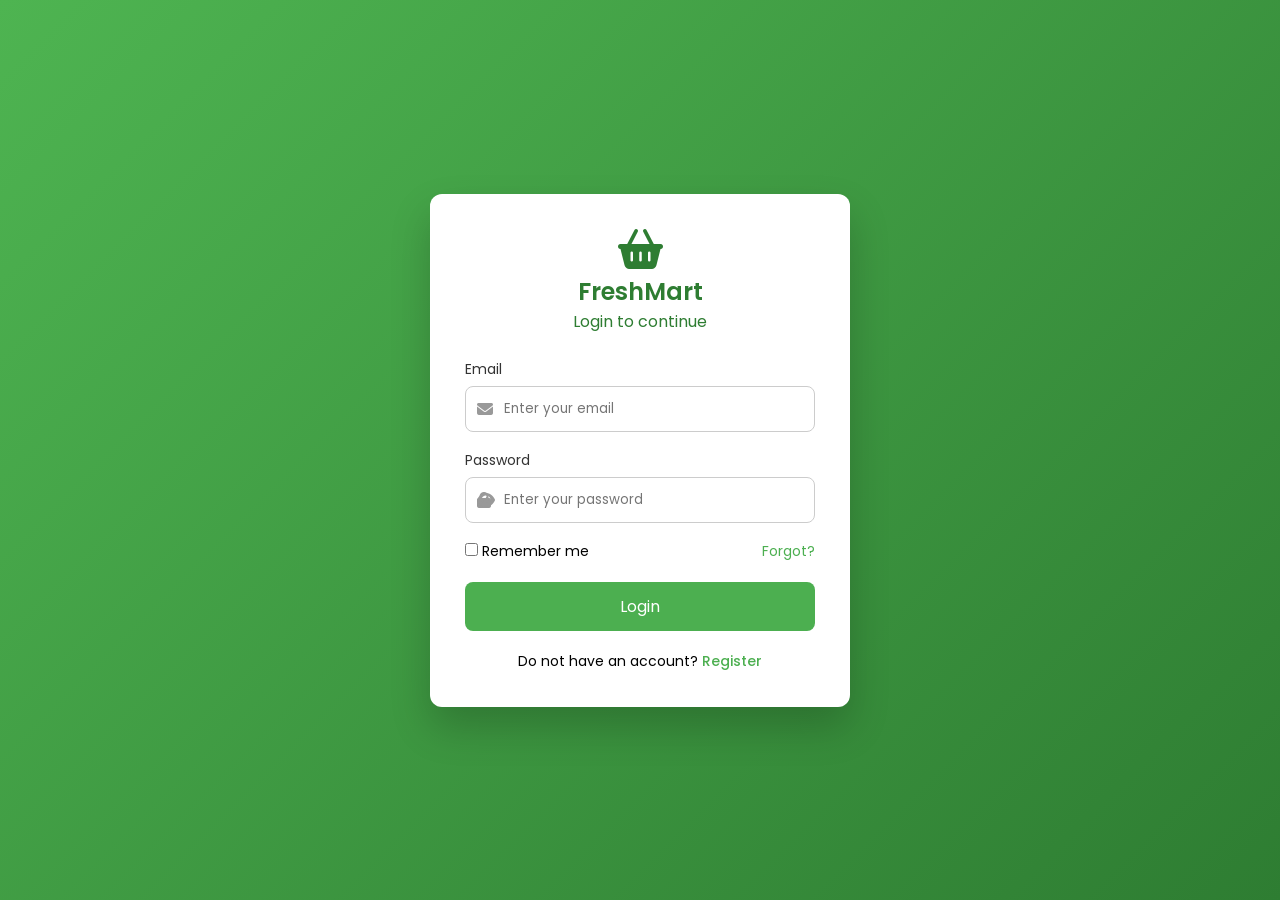
<file: profile.html>
<!DOCTYPE html>
<html lang="en">
<head>
    <meta charset="UTF-8">
    <meta name="viewport" content="width=device-width, initial-scale=1.0">
    <title>My Profile - FreshMart Grocery</title>
    <link rel="stylesheet" href="assets/css/styles.css">
    <link rel="stylesheet" href="assets/css/responsive.css">
    <style>
        .profile-section {
            padding: 60px 0;
        }
        .profile-container {
            display: grid;
            grid-template-columns: 250px 1fr;
            gap: 30px;
        }
        .profile-sidebar {
            background: white;
            padding: 20px;
            border-radius: 10px;
            box-shadow: var(--shadow);
            height: fit-content;
        }
        .profile-menu {
            list-style: none;
        }
        .profile-menu li {
            padding: 12px;
            cursor: pointer;
            border-radius: 5px;
            margin-bottom: 5px;
            transition: background 0.3s;
        }
        .profile-menu li:hover,
        .profile-menu li.active {
            background: var(--bg-light);
            color: var(--primary-color);
            font-weight: 600;
        }
        .profile-content {
            background: white;
            padding: 30px;
            border-radius: 10px;
            box-shadow: var(--shadow);
        }
        .order-card {
            border: 1px solid var(--border-color);
            padding: 20px;
            border-radius: 8px;
            margin-bottom: 20px;
        }
        .order-header {
            display: flex;
            justify-content: space-between;
            align-items: center;
            margin-bottom: 15px;
            padding-bottom: 15px;
            border-bottom: 1px solid var(--border-color);
        }
        .order-status {
            padding: 5px 15px;
            border-radius: 20px;
            font-size: 12px;
            font-weight: 600;
        }
        .status-pending { background: #fff3cd; color: #856404; }
        .status-processing { background: #cce5ff; color: #004085; }
        .status-shipped { background: #d1ecf1; color: #0c5460; }
        .status-delivered { background: #d4edda; color: #155724; }
        @media (max-width: 768px) {
            .profile-container {
                grid-template-columns: 1fr;
            }
        }
    </style>
</head>
<body>
    <!-- Header -->
    <header class="header">
        <div class="header-top">
            <div class="container">
                <p>Free Shipping on Orders Over $50 | Customer Support: 1-800-FRESH-01</p>
            </div>
        </div>
        
        <div class="header-main">
            <div class="container">
                <div class="header-content">
                    <a href="index.html" class="logo">Fresh<span>Mart</span></a>
                    
                    <div class="search-bar">
                        <form id="searchForm" class="search-form">
                            <input type="text" id="searchInput" class="search-input" 
                                   placeholder="Search for products...">
                            <button type="submit" class="search-btn">Search</button>
                        </form>
                    </div>
                    
                    <div class="header-actions">
                        <a href="profile.html" class="header-icon">👤</a>
                        <a href="cart.html" class="header-icon">
                            🛒
                            <span id="cartBadge" class="badge">0</span>
                        </a>
                    </div>
                </div>
            </div>
        </div>
    </header>

    <!-- Profile Section -->
    <section class="profile-section">
        <div class="container">
            <h2 class="section-title">My Account</h2>
            
            <div class="profile-container">
                <div class="profile-sidebar">
                    <ul class="profile-menu">
                        <li class="active" onclick="showSection('orders')">My Orders</li>
                        <li onclick="showSection('profile')">Profile Settings</li>
                        <li onclick="showSection('addresses')">My Addresses</li>
                        <li onclick="location.href='index.html'">Logout</li>
                    </ul>
                </div>
                
                <div id="profileContent" class="profile-content">
                    <!-- Content loaded dynamically -->
                </div>
            </div>
        </div>
    </section>

    <!-- Footer -->
    <footer class="footer">
        <div class="container">
            <div class="footer-bottom">
                <p>&copy; 2025 FreshMart Grocery. All rights reserved.</p>
            </div>
        </div>
    </footer>

    <script src="assets/js/main.js"></script>
    <script>
        // Check if user is logged in
        if (!currentUser) {
            window.location.href = 'login.html';
        }
        
        function showSection(section) {
            // Update active menu
            document.querySelectorAll('.profile-menu li').forEach(li => {
                li.classList.remove('active');
            });
            event.target.classList.add('active');
            
            // Load section content
            switch(section) {
                case 'orders':
                    loadOrders();
                    break;
                case 'profile':
                    loadProfileSettings();
                    break;
                case 'addresses':
                    loadAddresses();
                    break;
            }
        }
        
        async function loadOrders() {
            try {
                const response = await fetch(`${API_BASE}/orders.php?action=list`);
                const data = await response.json();
                
                if (data.success) {
                    renderOrders(data.orders);
                }
            } catch (error) {
                console.error('Load orders error:', error);
            }
        }
        
        function renderOrders(orders) {
            const container = document.getElementById('profileContent');
            
            if (orders.length === 0) {
                container.innerHTML = `
                    <div style="text-align: center; padding: 60px 20px;">
                        <h3>No orders yet</h3>
                        <p style="margin: 20px 0; color: var(--text-light);">Start shopping to see your orders here</p>
                        <a href="products.html" class="btn btn-primary">Browse Products</a>
                    </div>
                `;
                return;
            }
            
            container.innerHTML = `
                <h3>My Orders</h3>
                ${orders.map(order => `
                    <div class="order-card">
                        <div class="order-header">
                            <div>
                                <strong>Order #${order.order_number}</strong>
                                <p style="color: var(--text-light); font-size: 14px; margin-top: 5px;">
                                    ${new Date(order.created_at).toLocaleDateString()}
                                </p>
                            </div>
                            <span class="order-status status-${order.status}">${order.status.toUpperCase()}</span>
                        </div>
                        <div style="display: flex; justify-content: space-between; align-items: center;">
                            <div>
                                <p><strong>Total:</strong> ${formatCurrency(order.grand_total)}</p>
                                <p style="color: var(--text-light); font-size: 14px;">
                                    Payment: ${order.payment_method.toUpperCase()}
                                </p>
                            </div>
                            <button class="btn" onclick="viewOrderDetails('${order.order_number}')">
                                View Details
                            </button>
                        </div>
                    </div>
                `).join('')}
            `;
        }
        
        async function loadProfileSettings() {
            try {
                const response = await fetch(`${API_BASE}/auth.php?action=profile`);
                const data = await response.json();
                
                if (data.success) {
                    renderProfileSettings(data.profile);
                }
            } catch (error) {
                console.error('Load profile error:', error);
            }
        }
        
        function renderProfileSettings(profile) {
            const container = document.getElementById('profileContent');
            container.innerHTML = `
                <h3>Profile Settings</h3>
                <form id="profileForm">
                    <div class="form-group">
                        <label class="form-label">Full Name</label>
                        <input type="text" name="full_name" class="form-control" value="${profile.full_name || ''}" required>
                    </div>
                    
                    <div class="form-group">
                        <label class="form-label">Email</label>
                        <input type="email" class="form-control" value="${profile.email}" disabled>
                    </div>
                    
                    <div class="form-group">
                        <label class="form-label">Phone</label>
                        <input type="tel" name="phone" class="form-control" value="${profile.phone || ''}">
                    </div>
                    
                    <div class="form-group">
                        <label class="form-label">Address</label>
                        <textarea name="address" class="form-control" rows="3">${profile.address || ''}</textarea>
                    </div>
                    
                    <div class="form-group">
                        <label class="form-label">City</label>
                        <input type="text" name="city" class="form-control" value="${profile.city || ''}">
                    </div>
                    
                    <div class="form-group">
                        <label class="form-label">State</label>
                        <input type="text" name="state" class="form-control" value="${profile.state || ''}">
                    </div>
                    
                    <div class="form-group">
                        <label class="form-label">ZIP Code</label>
                        <input type="text" name="zip_code" class="form-control" value="${profile.zip_code || ''}">
                    </div>
                    
                    <button type="submit" class="btn btn-primary">Update Profile</button>
                </form>
            `;
            
            document.getElementById('profileForm').addEventListener('submit', async (e) => {
                e.preventDefault();
                
                const formData = new FormData(e.target);
                const data = Object.fromEntries(formData);
                
                try {
                    const response = await fetch(`${API_BASE}/auth.php?action=update_profile`, {
                        method: 'POST',
                        headers: { 'Content-Type': 'application/json' },
                        body: JSON.stringify(data)
                    });
                    
                    const result = await response.json();
                    
                    if (result.success) {
                        showNotification('Profile updated successfully!', 'success');
                    } else {
                        showNotification(result.message || 'Update failed', 'error');
                    }
                } catch (error) {
                    console.error('Update profile error:', error);
                    showNotification('An error occurred', 'error');
                }
            });
        }
        
        function loadAddresses() {
            const container = document.getElementById('profileContent');
            container.innerHTML = `
                <h3>My Addresses</h3>
                <p style="color: var(--text-light); margin: 20px 0;">
                    Manage your shipping addresses here. (Feature coming soon)
                </p>
                <button class="btn btn-primary">Add New Address</button>
            `;
        }
        
        async function viewOrderDetails(orderNumber) {
            try {
                const response = await fetch(`${API_BASE}/orders.php?action=detail&order_number=${orderNumber}`);
                const data = await response.json();
                
                if (data.success) {
                    alert(`Order Details:\n\nOrder #${orderNumber}\nStatus: ${data.order.status}\nTotal: ${formatCurrency(data.order.grand_total)}`);
                }
            } catch (error) {
                console.error('View order error:', error);
            }
        }
        
        // Load orders by default
        loadOrders();
    </script>
</body>
</html>
</file>
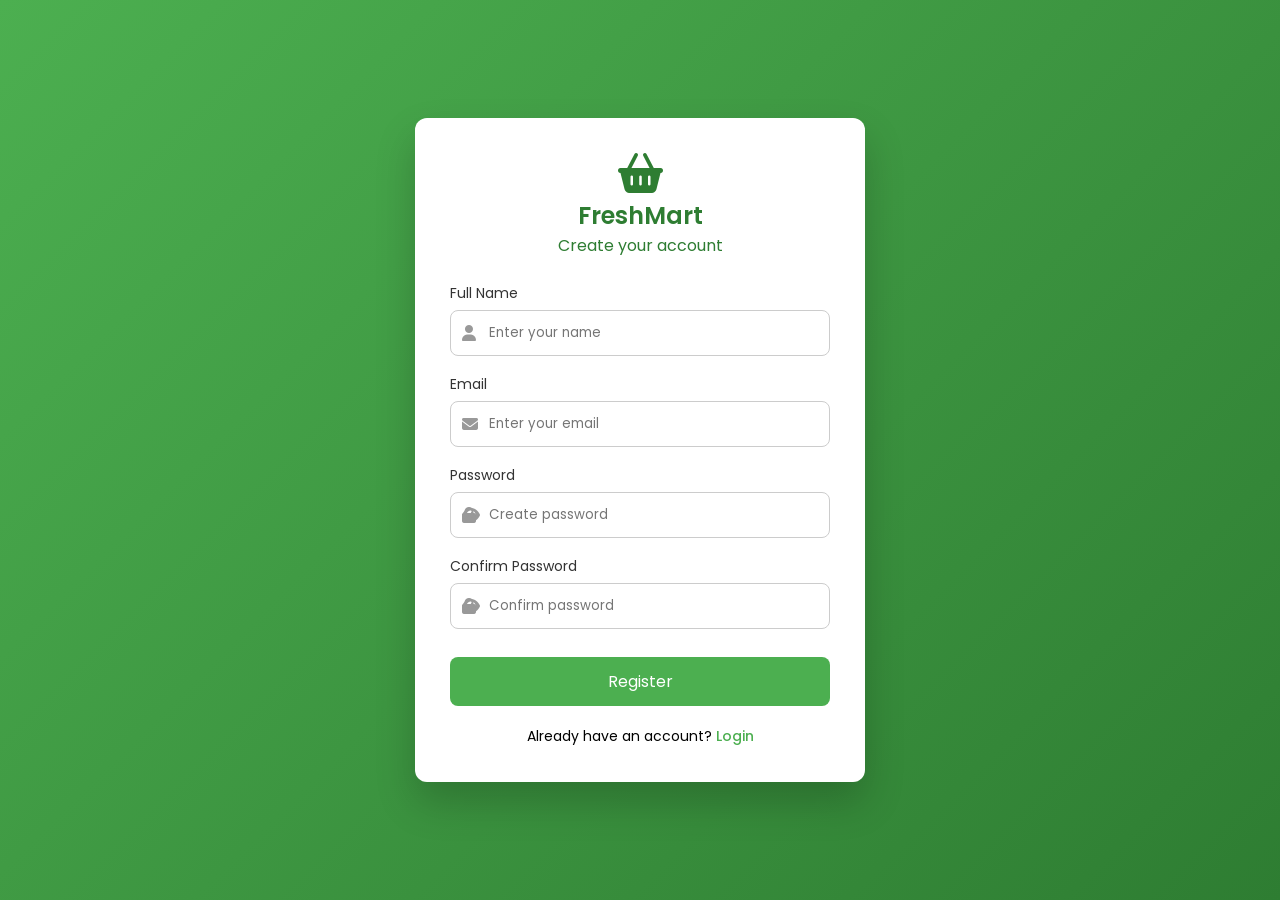
<file: register.html>
<!DOCTYPE html>
<html lang="en">
<head>
  <meta charset="UTF-8">
  <title>Register | FreshMart</title>
  <meta name="viewport" content="width=device-width, initial-scale=1.0">

  <!-- Font Awesome -->
  <link rel="stylesheet" href="https://cdnjs.cloudflare.com/ajax/libs/font-awesome/6.5.0/css/all.min.css">

  <!-- Google Font -->
  <link href="https://fonts.googleapis.com/css2?family=Poppins:wght@300;400;500;600&display=swap" rel="stylesheet">

  <style>
    *{
      margin:0;
      padding:0;
      box-sizing:border-box;
      font-family:'Poppins', sans-serif;
    }

    body{
      min-height:100vh;
      background: linear-gradient(135deg, #4CAF50, #2e7d32);
      display:flex;
      justify-content:center;
      align-items:center;
    }

    .register-card{
      background:#fff;
      width:100%;
      max-width:450px;
      padding:35px;
      border-radius:12px;
      box-shadow:0 20px 40px rgba(0,0,0,0.2);
    }

    .logo{
      text-align:center;
      margin-bottom:25px;
      color:#2e7d32;
    }

    .logo i{
      font-size:40px;
      margin-bottom:5px;
    }

    .logo h2{
      font-weight:600;
    }

    .form-group{
      margin-bottom:18px;
    }

    .form-group label{
      display:block;
      margin-bottom:6px;
      font-size:14px;
      color:#333;
    }

    .input-box{
      position:relative;
    }

    .input-box i{
      position:absolute;
      top:50%;
      left:12px;
      transform:translateY(-50%);
      color:#999;
    }

    .input-box input{
      width:100%;
      padding:12px 12px 12px 38px;
      border:1px solid #ccc;
      border-radius:8px;
      outline:none;
      transition:0.3s;
    }

    .input-box input:focus{
      border-color:#4CAF50;
    }

    .toggle-password{
      position:absolute;
      top:50%;
      right:12px;
      transform:translateY(-50%);
      cursor:pointer;
      color:#999;
    }

    .register-btn{
      width:100%;
      padding:12px;
      background:#4CAF50;
      border:none;
      color:white;
      font-size:16px;
      border-radius:8px;
      cursor:pointer;
      transition:0.3s;
      margin-top:10px;
    }

    .register-btn:hover{
      background:#388e3c;
    }

    .footer-text{
      text-align:center;
      margin-top:20px;
      font-size:14px;
    }

    .footer-text a{
      color:#4CAF50;
      text-decoration:none;
      font-weight:500;
    }

    .error{
      color:red;
      font-size:13px;
      margin-top:4px;
    }
  </style>
</head>
<body>

<div class="register-card">
  <div class="logo">
    <i class="fas fa-shopping-basket"></i>
    <h2>FreshMart</h2>
    <p>Create your account</p>
  </div>

  <form id="registerForm">
    <div class="form-group">
      <label>Full Name</label>
      <div class="input-box">
        <i class="fas fa-user"></i>
        <input type="text" id="name" placeholder="Enter your name">
      </div>
      <div class="error" id="nameError"></div>
    </div>

    <div class="form-group">
      <label>Email</label>
      <div class="input-box">
        <i class="fas fa-envelope"></i>
        <input type="email" id="email" placeholder="Enter your email">
      </div>
      <div class="error" id="emailError"></div>
    </div>

    <div class="form-group">
      <label>Password</label>
      <div class="input-box">
        <i class="fas fa-lock"></i>
        <input type="password" id="password" placeholder="Create password">
        <i class="fas fa-eye toggle-password" onclick="togglePassword('password')"></i>
      </div>
      <div class="error" id="passwordError"></div>
    </div>

    <div class="form-group">
      <label>Confirm Password</label>
      <div class="input-box">
        <i class="fas fa-lock"></i>
        <input type="password" id="confirmPassword" placeholder="Confirm password">
        <i class="fas fa-eye toggle-password" onclick="togglePassword('confirmPassword')"></i>
      </div>
      <div class="error" id="confirmError"></div>
    </div>

    <button class="register-btn">Register</button>
  </form>

  <div class="footer-text">
    Already have an account? <a href="login.html">Login</a>
  </div>
</div>

<script>
  function togglePassword(id){
    const input = document.getElementById(id);
    input.type = input.type === "password" ? "text" : "password";
  }

  document.getElementById("registerForm").addEventListener("submit", function(e){
    e.preventDefault();

    let name = document.getElementById("name").value.trim();
    let email = document.getElementById("email").value.trim();
    let password = document.getElementById("password").value;
    let confirm = document.getElementById("confirmPassword").value;

    nameError.textContent = "";
    emailError.textContent = "";
    passwordError.textContent = "";
    confirmError.textContent = "";

    if(name.length < 3){
      nameError.textContent = "Name must be at least 3 characters";
      return;
    }
    if(!email.includes("@")){
      emailError.textContent = "Enter valid email";
      return;
    }
    if(password.length < 6){
      passwordError.textContent = "Minimum 6 characters";
      return;
    }
    if(password !== confirm){
      confirmError.textContent = "Passwords do not match";
      return;
    }

    alert("Registration successful!");
    window.location.href = "login.html";
  });
</script>

</body>
</html>
</file>
<file: assets/css/styles.css>
:root {
    --primary-color: #27ae60;
    --primary-dark: #229954;
    --secondary-color: #f39c12;
    --text-dark: #2c3e50;
    --text-light: #7f8c8d;
    --bg-light: #f8f9fa;
    --border-color: #e0e0e0;
    --danger-color: #e74c3c;
    --success-color: #27ae60;
    --warning-color: #f39c12;
    --white: #ffffff;
    --shadow: 0 2px 10px rgba(0,0,0,0.1);
    --shadow-hover: 0 4px 20px rgba(0,0,0,0.15);
}

* {
    margin: 0;
    padding: 0;
    box-sizing: border-box;
}

body {
    font-family: 'Segoe UI', Tahoma, Geneva, Verdana, sans-serif;
    line-height: 1.6;
    color: var(--text-dark);
    background-color: var(--white);
}

/* Container */
.container {
    max-width: 1200px;
    margin: 0 auto;
    padding: 0 20px;
}

/* Header */
.header {
    background-color: var(--white);
    box-shadow: var(--shadow);
    position: sticky;
    top: 0;
    z-index: 1000;
}

.header-top {
    background-color: var(--primary-color);
    color: var(--white);
    padding: 8px 0;
    font-size: 14px;
}

.header-main {
    padding: 15px 0;
}

.header-content {
    display: flex;
    justify-content: space-between;
    align-items: center;
}

.logo {
    font-size: 28px;
    font-weight: bold;
    color: var(--primary-color);
    text-decoration: none;
}

.logo span {
    color: var(--secondary-color);
}

.search-bar {
    flex: 1;
    max-width: 500px;
    margin: 0 30px;
}

.search-form {
    display: flex;
    border: 2px solid var(--primary-color);
    border-radius: 25px;
    overflow: hidden;
}

.search-input {
    flex: 1;
    padding: 10px 20px;
    border: none;
    outline: none;
    font-size: 14px;
}

.search-btn {
    background-color: var(--primary-color);
    color: var(--white);
    border: none;
    padding: 10px 25px;
    cursor: pointer;
    transition: background 0.3s;
}

.search-btn:hover {
    background-color: var(--primary-dark);
}

.header-actions {
    display: flex;
    gap: 20px;
    align-items: center;
}

.header-icon {
    position: relative;
    color: var(--text-dark);
    font-size: 24px;
    cursor: pointer;
    transition: color 0.3s;
}

.header-icon:hover {
    color: var(--primary-color);
}

.badge {
    position: absolute;
    top: -8px;
    right: -8px;
    background-color: var(--danger-color);
    color: var(--white);
    border-radius: 50%;
    width: 20px;
    height: 20px;
    display: flex;
    align-items: center;
    justify-content: center;
    font-size: 11px;
    font-weight: bold;
}

/* Navigation */
.navbar {
    background-color: var(--bg-light);
    border-top: 1px solid var(--border-color);
}

.nav-list {
    display: flex;
    list-style: none;
    gap: 0;
}

.nav-item a {
    display: block;
    padding: 15px 20px;
    color: var(--text-dark);
    text-decoration: none;
    font-weight: 500;
    transition: all 0.3s;
}

.nav-item a:hover,
.nav-item a.active {
    background-color: var(--primary-color);
    color: var(--white);
}

/* Hero Section */
.hero {
    background: linear-gradient(135deg, var(--primary-color), var(--primary-dark));
    color: var(--white);
    padding: 60px 0;
    text-align: center;
}

.hero h1 {
    font-size: 48px;
    margin-bottom: 20px;
}

.hero p {
    font-size: 20px;
    margin-bottom: 30px;
}

.btn {
    display: inline-block;
    padding: 12px 30px;
    background-color: var(--secondary-color);
    color: var(--white);
    text-decoration: none;
    border-radius: 25px;
    font-weight: 600;
    border: none;
    cursor: pointer;
    transition: all 0.3s;
}

.btn:hover {
    background-color: #e67e22;
    transform: translateY(-2px);
    box-shadow: var(--shadow-hover);
}

.btn-primary {
    background-color: var(--primary-color);
}

.btn-primary:hover {
    background-color: var(--primary-dark);
}

.btn-outline {
    background-color: transparent;
    border: 2px solid var(--white);
}

.btn-outline:hover {
    background-color: var(--white);
    color: var(--primary-color);
}

/* Categories */
.categories {
    padding: 60px 0;
}

.section-title {
    text-align: center;
    font-size: 36px;
    margin-bottom: 40px;
    color: var(--text-dark);
}

.category-grid {
    display: grid;
    grid-template-columns: repeat(auto-fit, minmax(150px, 1fr));
    gap: 20px;
}

.category-card {
    background-color: var(--white);
    padding: 30px 20px;
    text-align: center;
    border-radius: 10px;
    box-shadow: var(--shadow);
    transition: all 0.3s;
    cursor: pointer;
}

.category-card:hover {
    transform: translateY(-5px);
    box-shadow: var(--shadow-hover);
}

.category-icon {
    font-size: 48px;
    margin-bottom: 15px;
}

.category-name {
    font-size: 16px;
    font-weight: 600;
    color: var(--text-dark);
}

/* Products */
.products {
    padding: 60px 0;
    background-color: var(--bg-light);
}

.products-header {
    display: flex;
    justify-content: space-between;
    align-items: center;
    margin-bottom: 30px;
}

.filter-sort {
    display: flex;
    gap: 15px;
}

.filter-sort select {
    padding: 10px 15px;
    border: 1px solid var(--border-color);
    border-radius: 5px;
    background-color: var(--white);
    cursor: pointer;
}

.product-grid {
    display: grid;
    grid-template-columns: repeat(auto-fill, minmax(250px, 1fr));
    gap: 25px;
}

.product-card {
    background-color: var(--white);
    border-radius: 10px;
    overflow: hidden;
    box-shadow: var(--shadow);
    transition: all 0.3s;
    position: relative;
}

.product-card:hover {
    transform: translateY(-5px);
    box-shadow: var(--shadow-hover);
}

.product-badge {
    position: absolute;
    top: 10px;
    left: 10px;
    background-color: var(--danger-color);
    color: var(--white);
    padding: 5px 10px;
    border-radius: 5px;
    font-size: 12px;
    font-weight: bold;
    z-index: 1;
}

.product-badge.featured {
    background-color: var(--secondary-color);
}

.product-image {
    width: 100%;
    height: 250px;
    object-fit: cover;
     display: block;
}

.product-info {
    padding: 20px;
}

.product-name {
    font-size: 16px;
    font-weight: 600;
    margin-bottom: 10px;
    color: var(--text-dark);
}

.product-price {
    display: flex;
    align-items: center;
    gap: 10px;
    margin-bottom: 15px;
}

.current-price {
    font-size: 24px;
    font-weight: bold;
    color: var(--primary-color);
}

.original-price {
    font-size: 16px;
    color: var(--text-light);
    text-decoration: line-through;
}

.product-rating {
    display: flex;
    align-items: center;
    gap: 5px;
    margin-bottom: 15px;
}

.stars {
    color: var(--secondary-color);
}

.rating-count {
    font-size: 14px;
    color: var(--text-light);
}

.product-actions {
    display: flex;
    gap: 10px;
}

.btn-cart {
    flex: 1;
    padding: 10px;
    background-color: var(--primary-color);
    color: var(--white);
    border: none;
    border-radius: 5px;
    cursor: pointer;
    font-weight: 600;
    transition: background 0.3s;
}

.btn-cart:hover {
    background-color: var(--primary-dark);
}

.btn-wishlist {
    padding: 10px 15px;
    background-color: var(--white);
    border: 2px solid var(--primary-color);
    color: var(--primary-color);
    border-radius: 5px;
    cursor: pointer;
    transition: all 0.3s;
}

.btn-wishlist:hover {
    background-color: var(--primary-color);
    color: var(--white);
}

/* Cart Page */
.cart-section {
    padding: 60px 0;
}

.cart-container {
    display: grid;
    grid-template-columns: 1fr 400px;
    gap: 30px;
}

.cart-items {
    background-color: var(--white);
    padding: 30px;
    border-radius: 10px;
    box-shadow: var(--shadow);
}

.cart-item {
    display: flex;
    gap: 20px;
    padding: 20px 0;
    border-bottom: 1px solid var(--border-color);
}

.cart-item:last-child {
    border-bottom: none;
}

.cart-item-image {
    width: 100px;
    height: 100px;
    object-fit: cover;
    border-radius: 8px;
}

.cart-item-info {
    flex: 1;
}

.cart-item-name {
    font-size: 18px;
    font-weight: 600;
    margin-bottom: 10px;
}

.cart-item-price {
    font-size: 20px;
    color: var(--primary-color);
    font-weight: bold;
    margin-bottom: 10px;
}

.quantity-selector {
    display: flex;
    align-items: center;
    gap: 10px;
}

.qty-btn {
    width: 30px;
    height: 30px;
    border: 1px solid var(--border-color);
    background-color: var(--white);
    cursor: pointer;
    border-radius: 5px;
    font-size: 18px;
}

.qty-input {
    width: 50px;
    text-align: center;
    border: 1px solid var(--border-color);
    padding: 5px;
    border-radius: 5px;
}

.remove-btn {
    color: var(--danger-color);
    cursor: pointer;
    padding: 5px 10px;
    background: none;
    border: none;
    font-size: 14px;
}

.cart-summary {
    background-color: var(--white);
    padding: 30px;
    border-radius: 10px;
    box-shadow: var(--shadow);
    height: fit-content;
    position: sticky;
    top: 100px;
}

.summary-row {
    display: flex;
    justify-content: space-between;
    padding: 10px 0;
    border-bottom: 1px solid var(--border-color);
}

.summary-row.total {
    font-size: 20px;
    font-weight: bold;
    color: var(--primary-color);
    border-top: 2px solid var(--border-color);
    margin-top: 10px;
    padding-top: 20px;
}

.checkout-btn {
    width: 100%;
    padding: 15px;
    margin-top: 20px;
}

/* Footer */
.footer {
    background-color: var(--text-dark);
    color: var(--white);
    padding: 60px 0 20px;
}

.footer-content {
    display: grid;
    grid-template-columns: repeat(auto-fit, minmax(250px, 1fr));
    gap: 40px;
    margin-bottom: 40px;
}

.footer-section h3 {
    margin-bottom: 20px;
    color: var(--primary-color);
}

.footer-links {
    list-style: none;
}

.footer-links li {
    margin-bottom: 10px;
}

.footer-links a {
    color: var(--white);
    text-decoration: none;
    transition: color 0.3s;
}

.footer-links a:hover {
    color: var(--primary-color);
}

.footer-bottom {
    text-align: center;
    padding-top: 20px;
    border-top: 1px solid rgba(255,255,255,0.1);
}

/* Form Styles */
.form-group {
    margin-bottom: 20px;
}

.form-label {
    display: block;
    margin-bottom: 8px;
    font-weight: 600;
    color: var(--text-dark);
}

.form-control {
    width: 100%;
    padding: 12px 15px;
    border: 1px solid var(--border-color);
    border-radius: 5px;
    font-size: 14px;
    transition: border-color 0.3s;
}

.form-control:focus {
    outline: none;
    border-color: var(--primary-color);
}

.form-error {
    color: var(--danger-color);
    font-size: 12px;
    margin-top: 5px;
}

/* Alert Messages */
.alert {
    padding: 15px 20px;
    border-radius: 5px;
    margin-bottom: 20px;
}

.alert-success {
    background-color: #d4edda;
    color: #155724;
    border: 1px solid #c3e6cb;
}

.alert-error {
    background-color: #f8d7da;
    color: #721c24;
    border: 1px solid #f5c6cb;
}

.alert-warning {
    background-color: #fff3cd;
    color: #856404;
    border: 1px solid #ffeaa7;
}

/* Loading Spinner */
.loading {
    display: inline-block;
    width: 40px;
    height: 40px;
    border: 4px solid var(--border-color);
    border-top-color: var(--primary-color);
    border-radius: 50%;
    animation: spin 1s linear infinite;
}

@keyframes spin {
    to { transform: rotate(360deg); }
}

/* Modal */
.modal {
    display: none;
    position: fixed;
    top: 0;
    left: 0;
    width: 100%;
    height: 100%;
    background-color: rgba(0,0,0,0.5);
    z-index: 2000;
    align-items: center;
    justify-content: center;
}

.modal.active {
    display: flex;
}

.modal-content {
    background-color: var(--white);
    padding: 30px;
    border-radius: 10px;
    max-width: 500px;
    width: 90%;
    max-height: 90vh;
    overflow-y: auto;
}

.modal-header {
    display: flex;
    justify-content: space-between;
    align-items: center;
    margin-bottom: 20px;
}

.modal-close {
    font-size: 24px;
    cursor: pointer;
    color: var(--text-light);
}

/* Responsive Design */
@media (max-width: 768px) {
    .header-content {
        flex-direction: column;
        gap: 15px;
    }
    
    .search-bar {
        max-width: 100%;
        margin: 15px 0;
    }
    
    .nav-list {
        flex-wrap: wrap;
    }
    
    .hero h1 {
        font-size: 32px;
    }
    
    .cart-container {
        grid-template-columns: 1fr;
    }
    
    .product-grid {
        grid-template-columns: repeat(auto-fill, minmax(150px, 1fr));
    }
}
/* 🔥 FIX PRODUCT IMAGES VISIBILITY */
.product-card {
    overflow: visible;
}

.product-card img,
.product-image {
    width: 100%;
    height: 180px;        /* IMPORTANT */
    object-fit: cover;   /* IMPORTANT */
    display: block;
    background-color: #f2f2f2;
    position: relative;
    z-index: 1;
}
</file>
<file: assets/css/responsive.css>
.product-grid {
        grid-template-columns: repeat(3, 1fr);
    }
    
    .footer-content {
        grid-template-columns: repeat(2, 1fr);
    }


/* Mobile Styles */
@media (max-width: 768px) {
    .product-grid {
        grid-template-columns: repeat(2, 1fr);
        gap: 15px;
    }
    
    .category-grid {
        grid-template-columns: repeat(2, 1fr);
    }
    
    .footer-content {
        grid-template-columns: 1fr;
    }
    
    .cart-item {
        flex-direction: column;
    }
    
    .cart-item-image {
        width: 100%;
        height: 200px;
    }
}

@media (max-width: 480px) {
    .product-grid {
        grid-template-columns: 1fr;
    }
    
    .logo {
        font-size: 20px;
    }
    
    .hero h1 {
        font-size: 24px;
    }
    
    .hero p {
        font-size: 16px;
    }
}

/*
</file>
